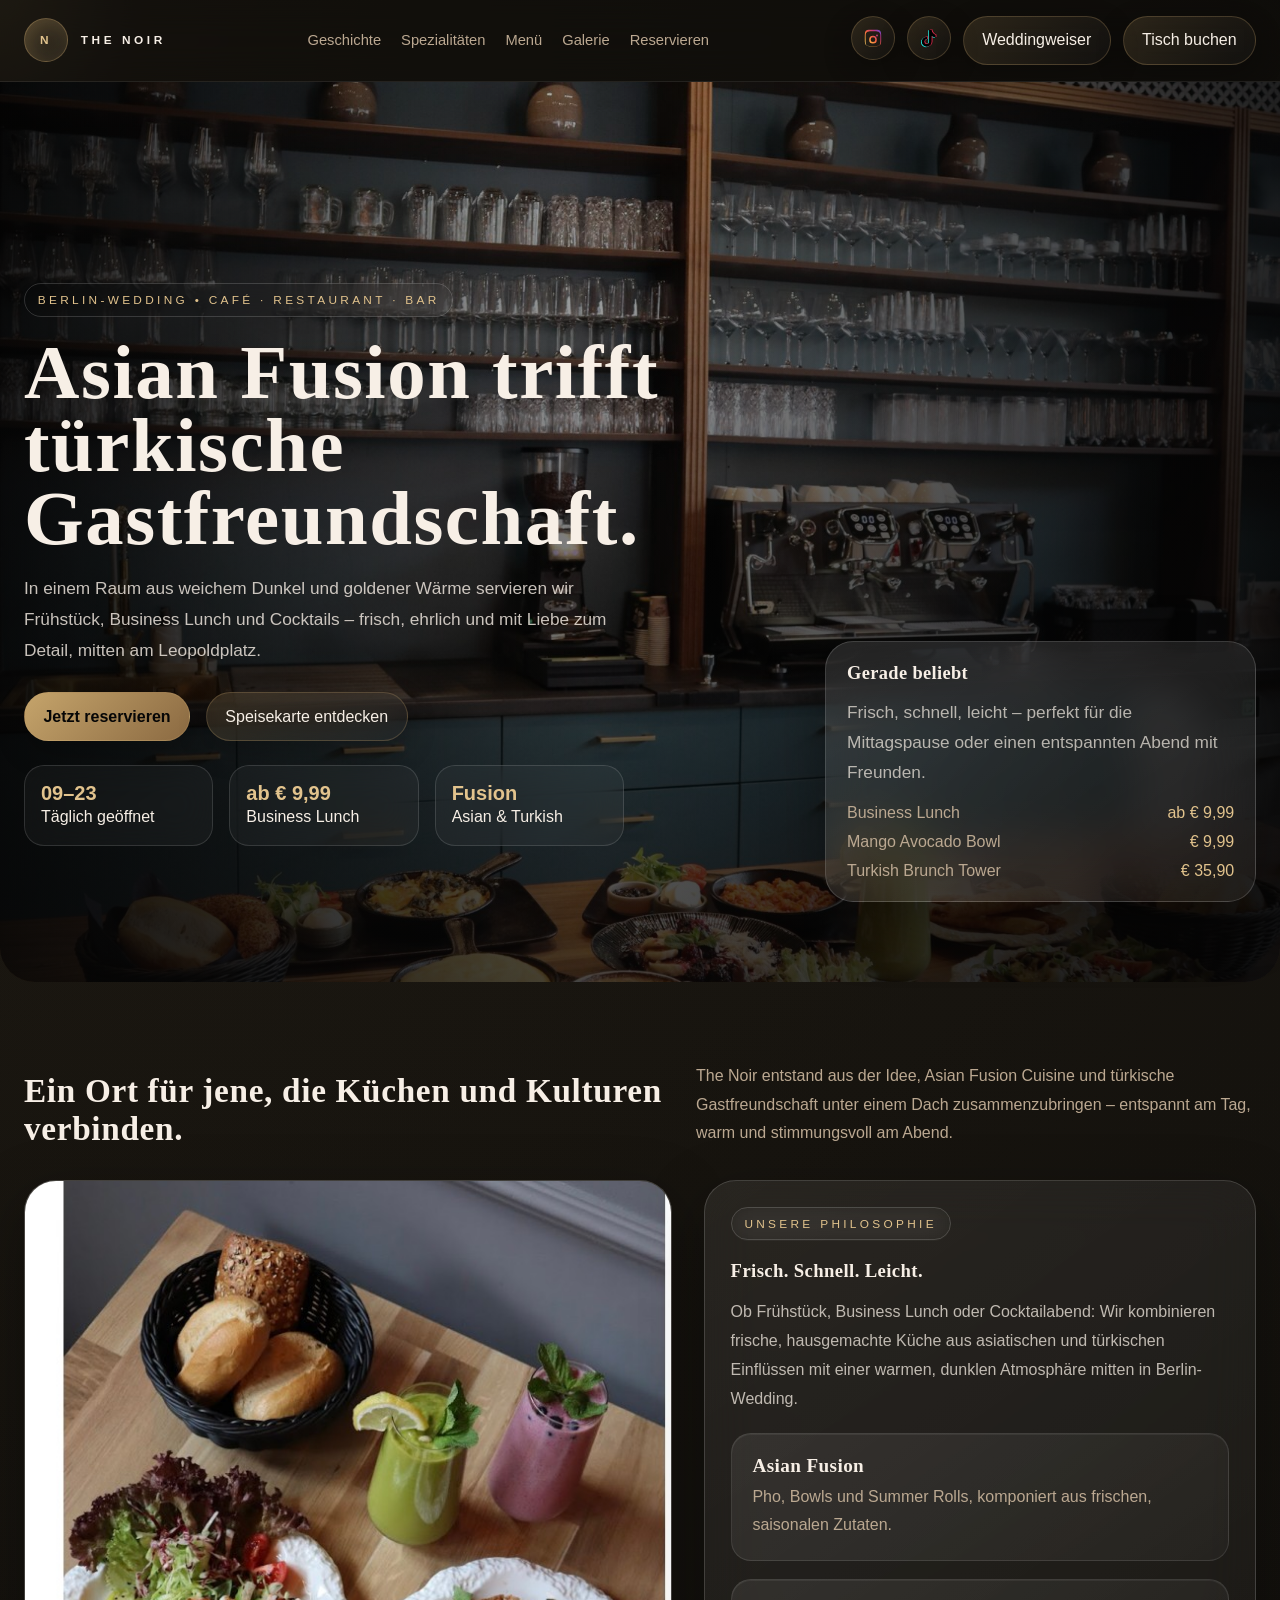
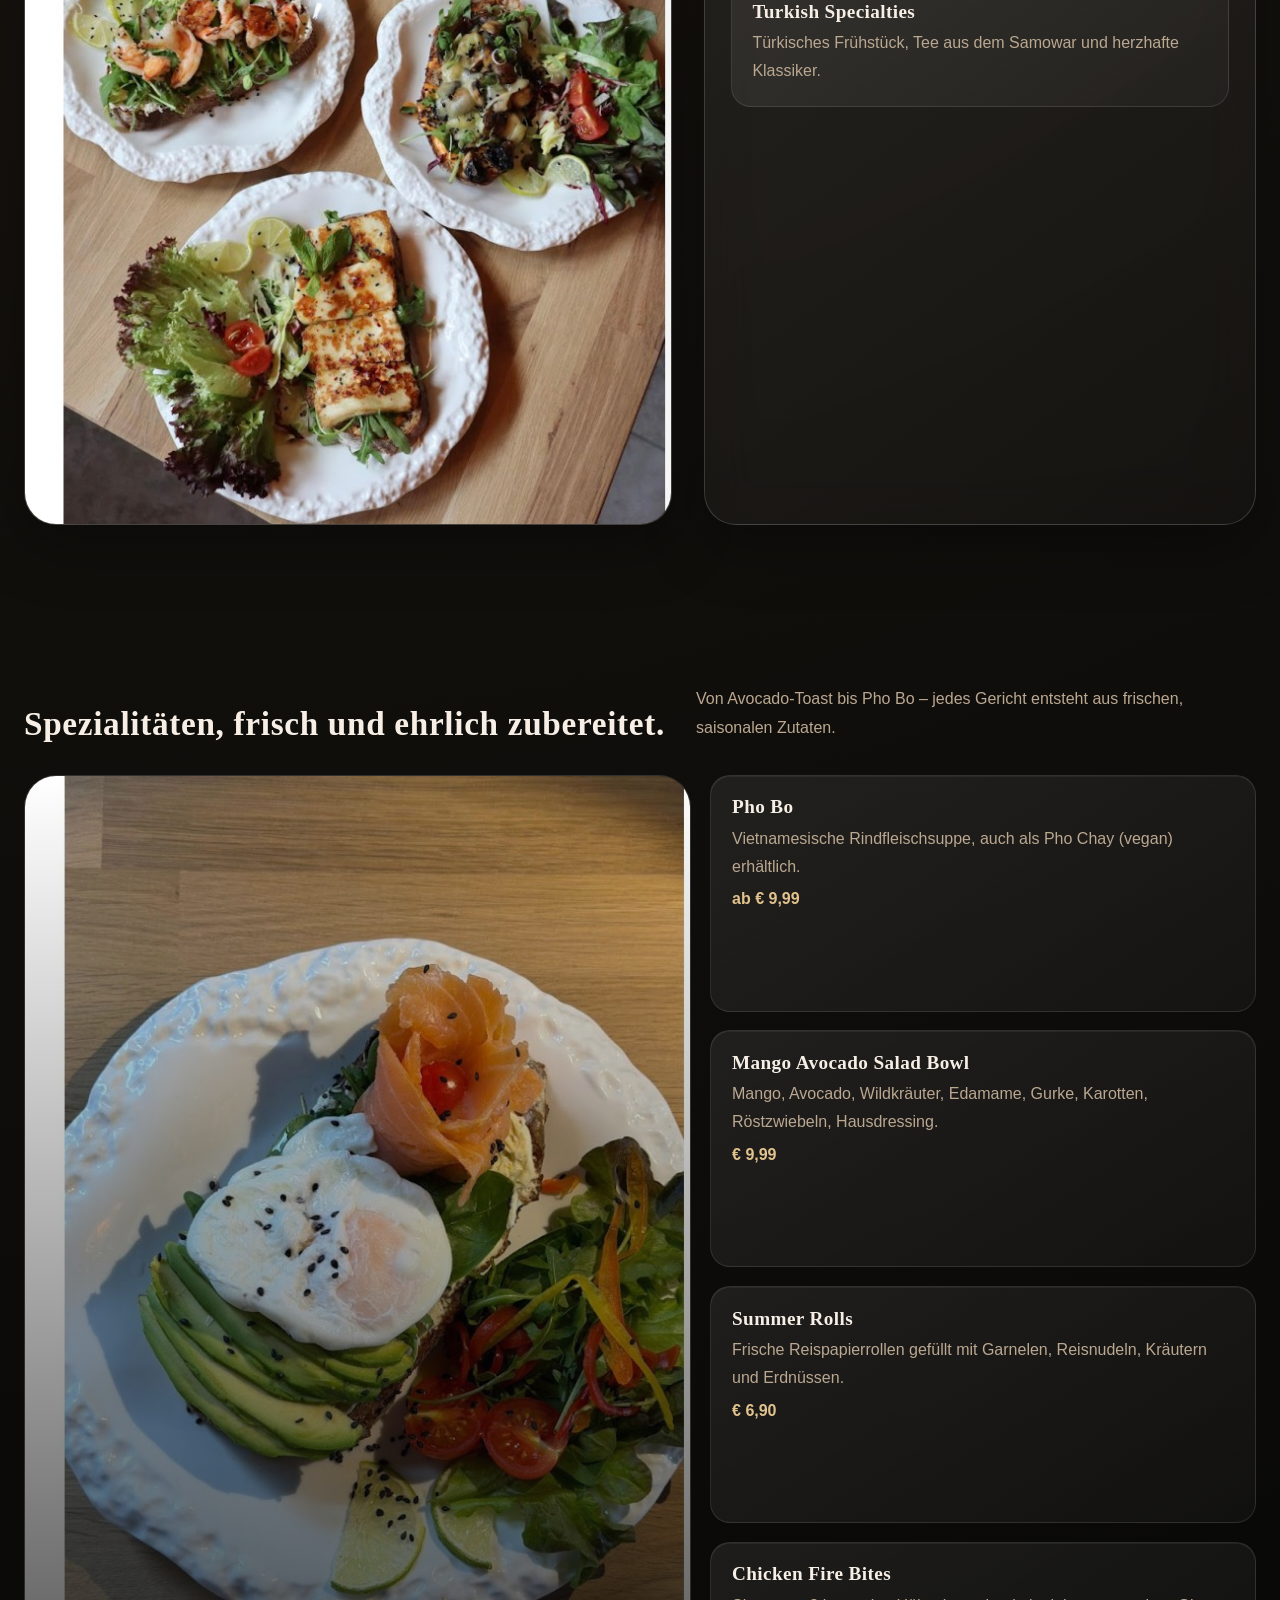
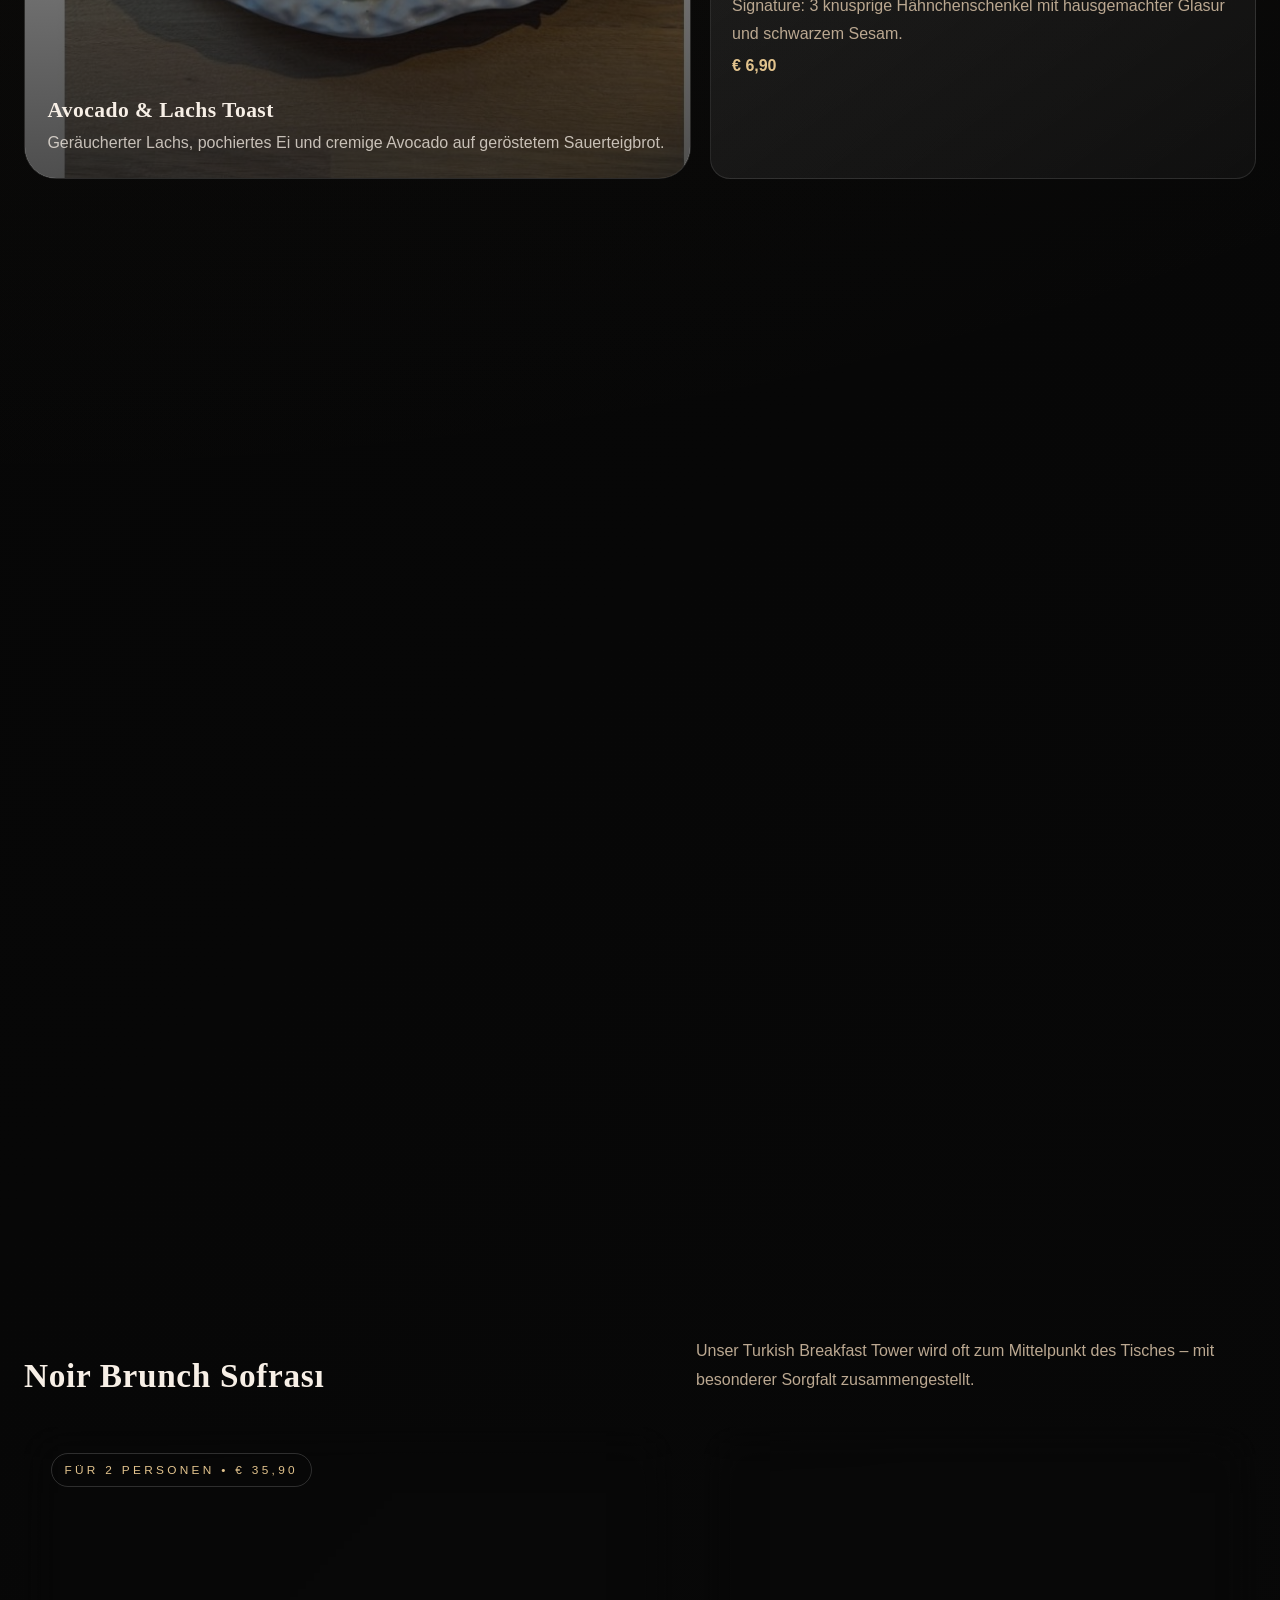
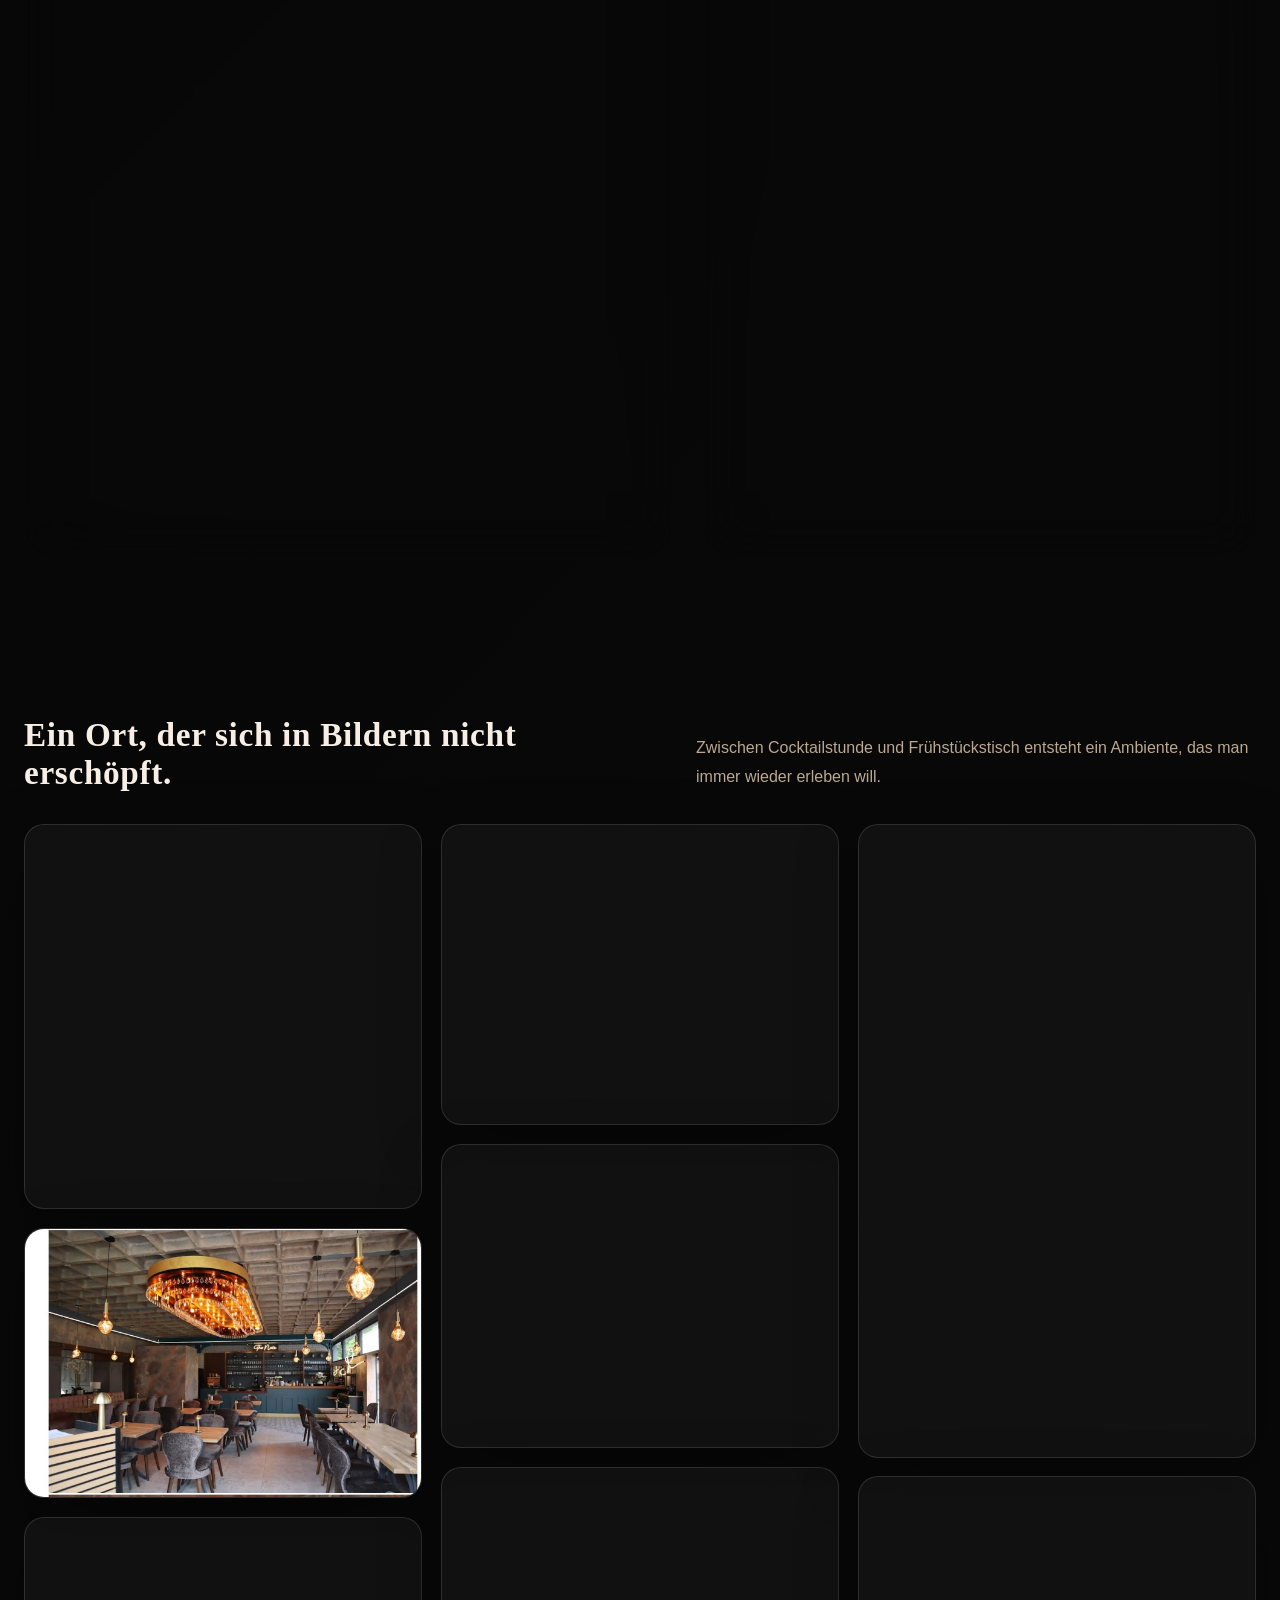
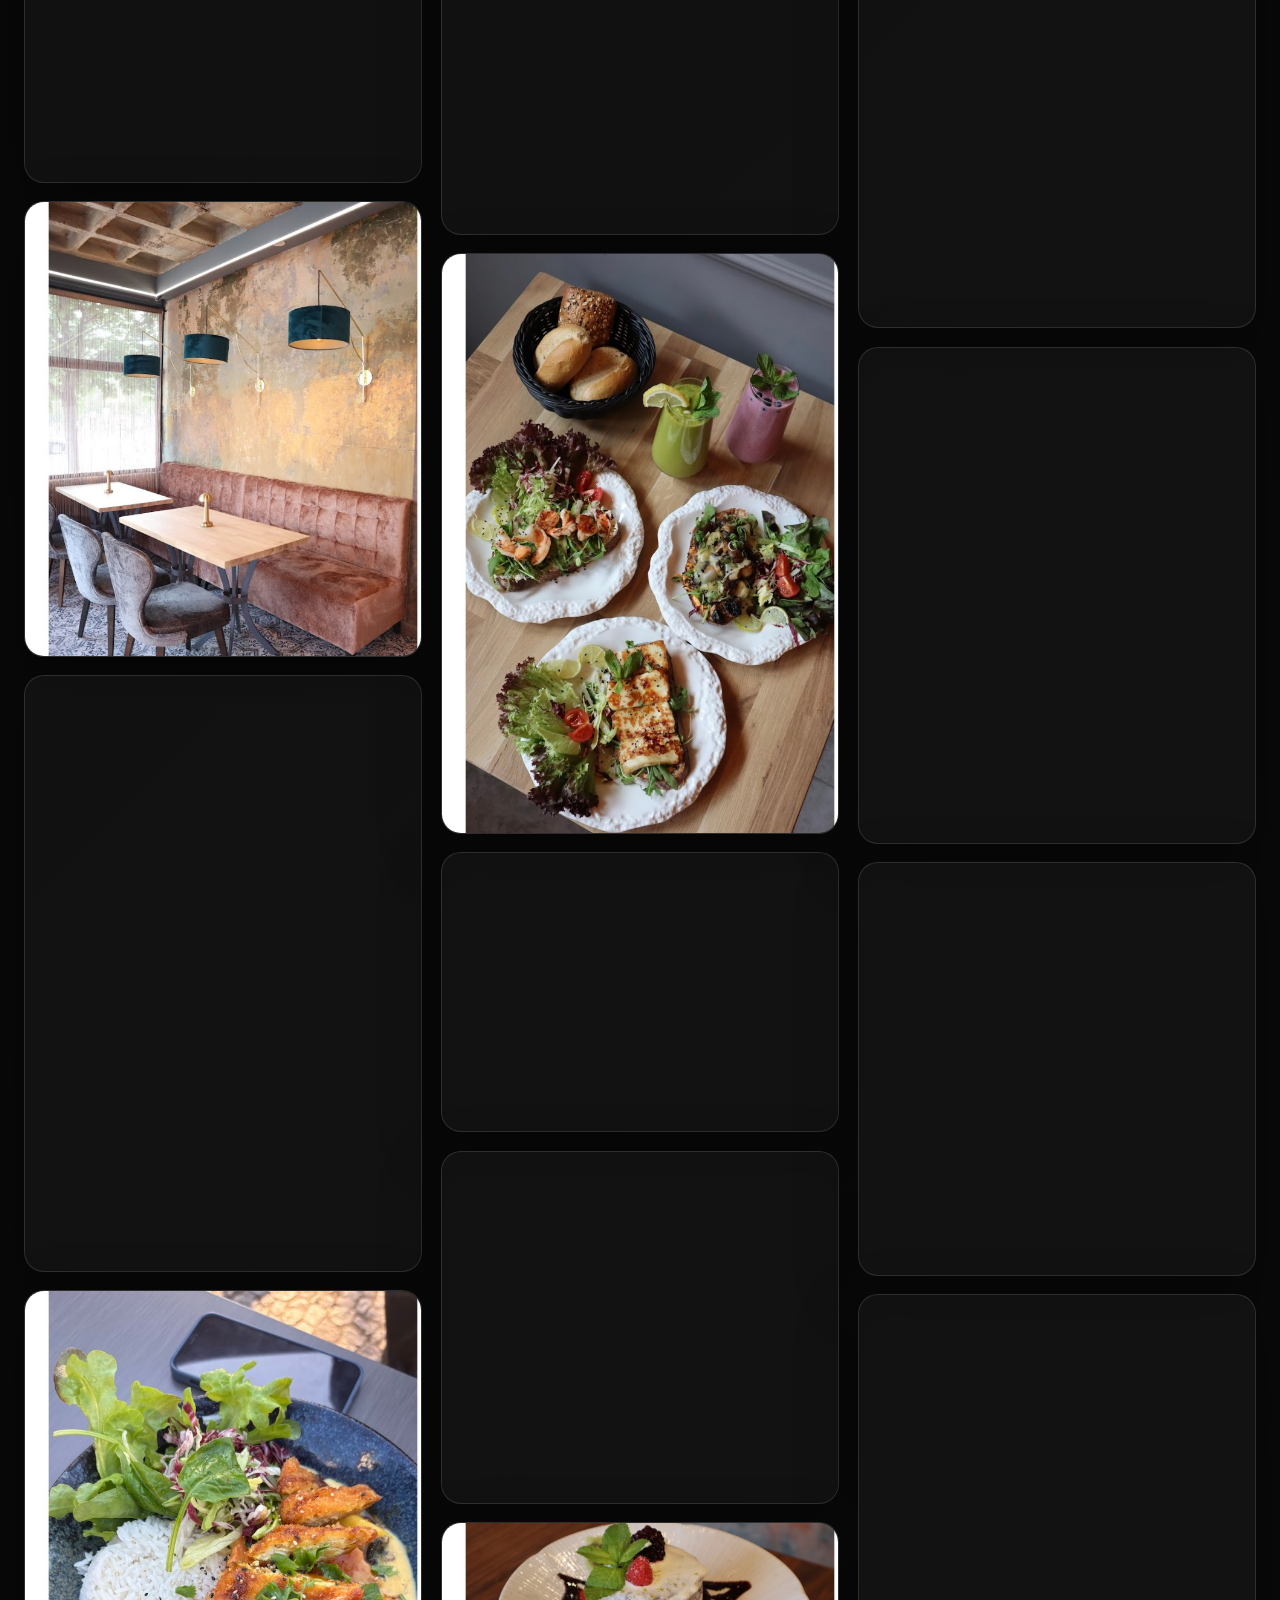
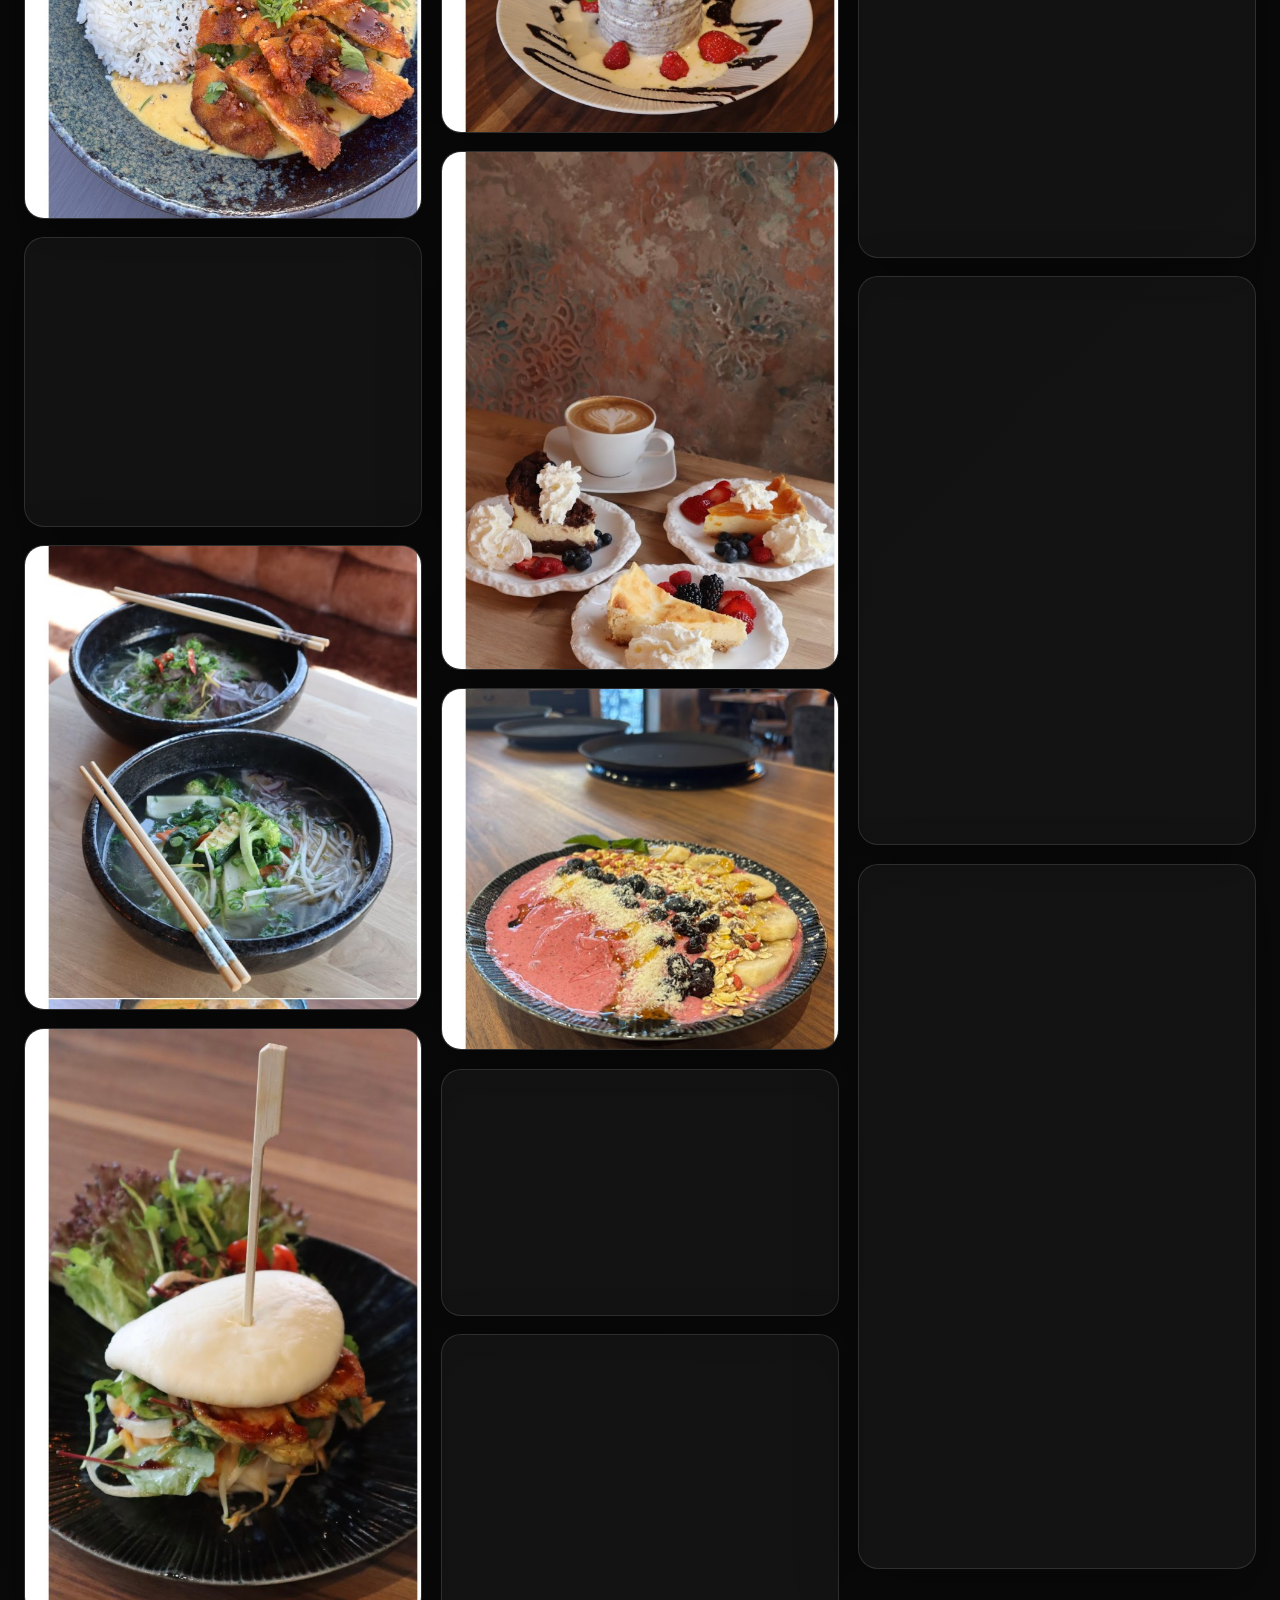
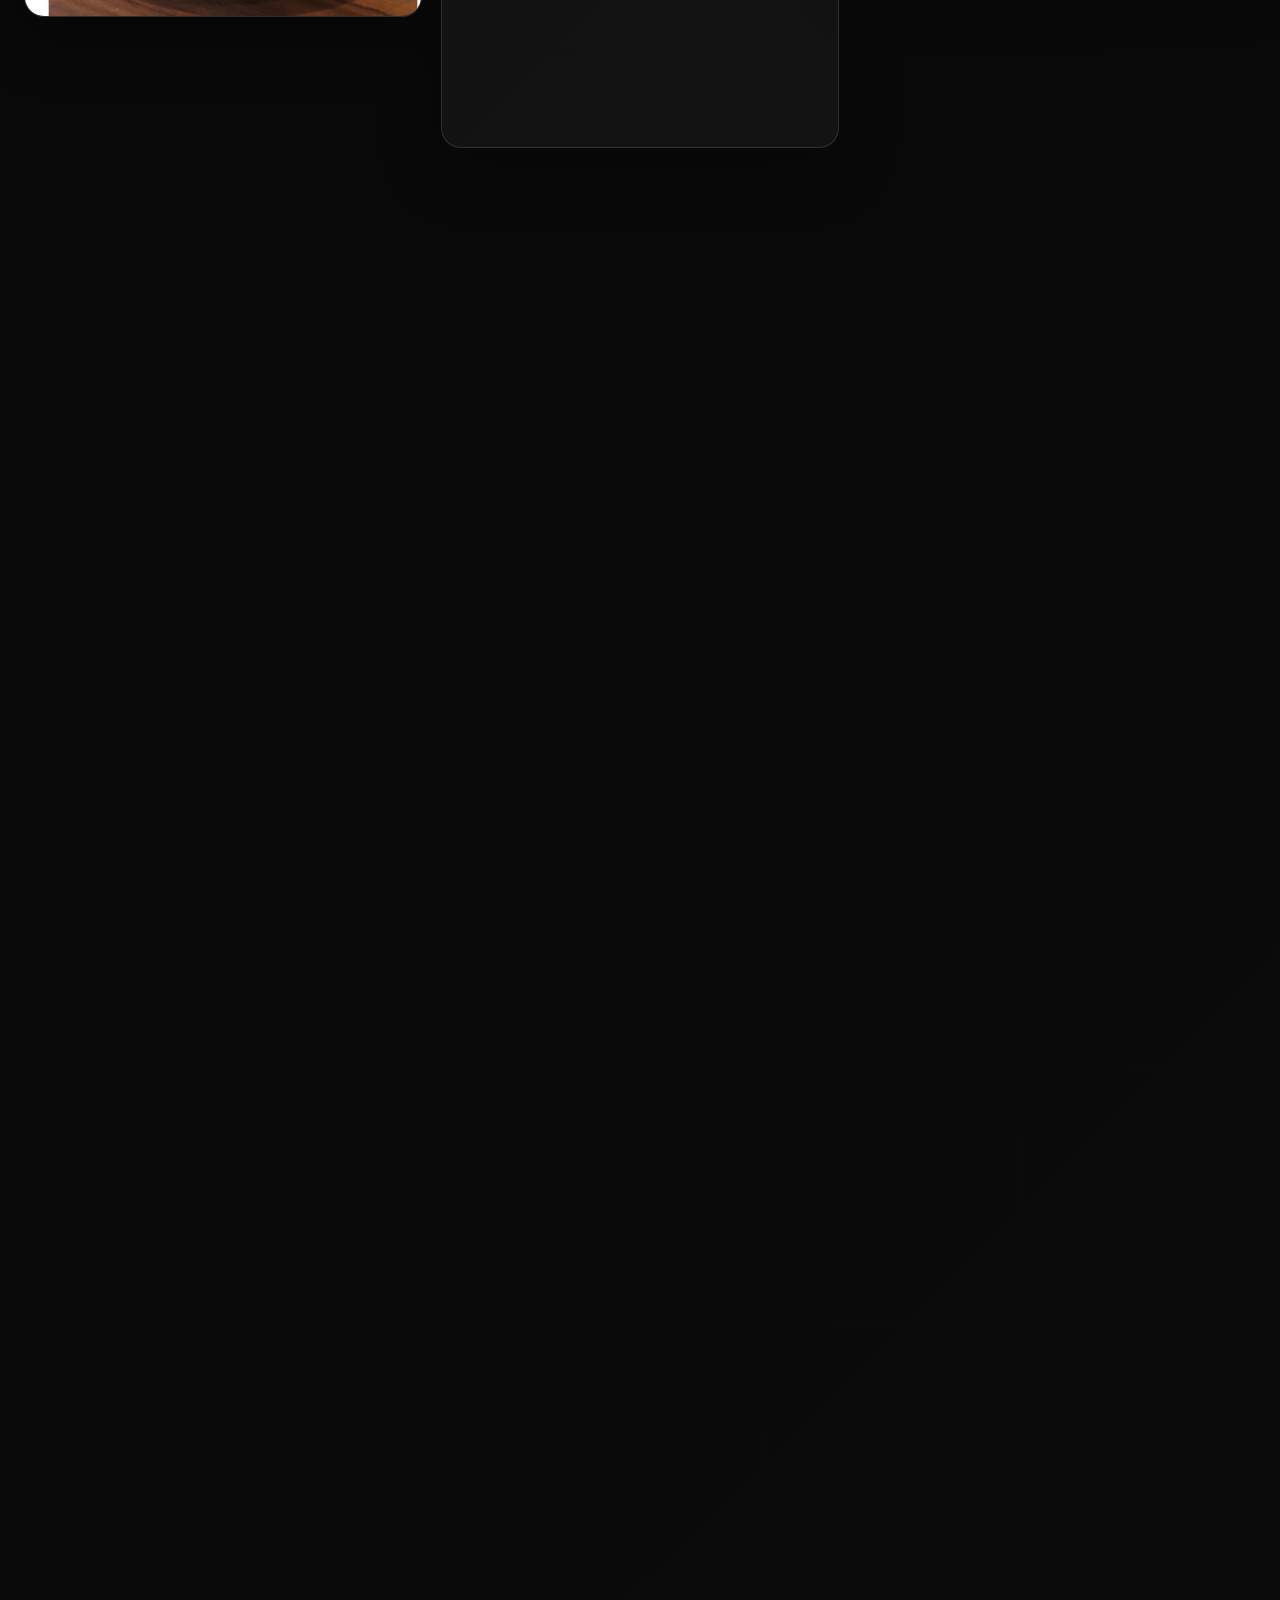
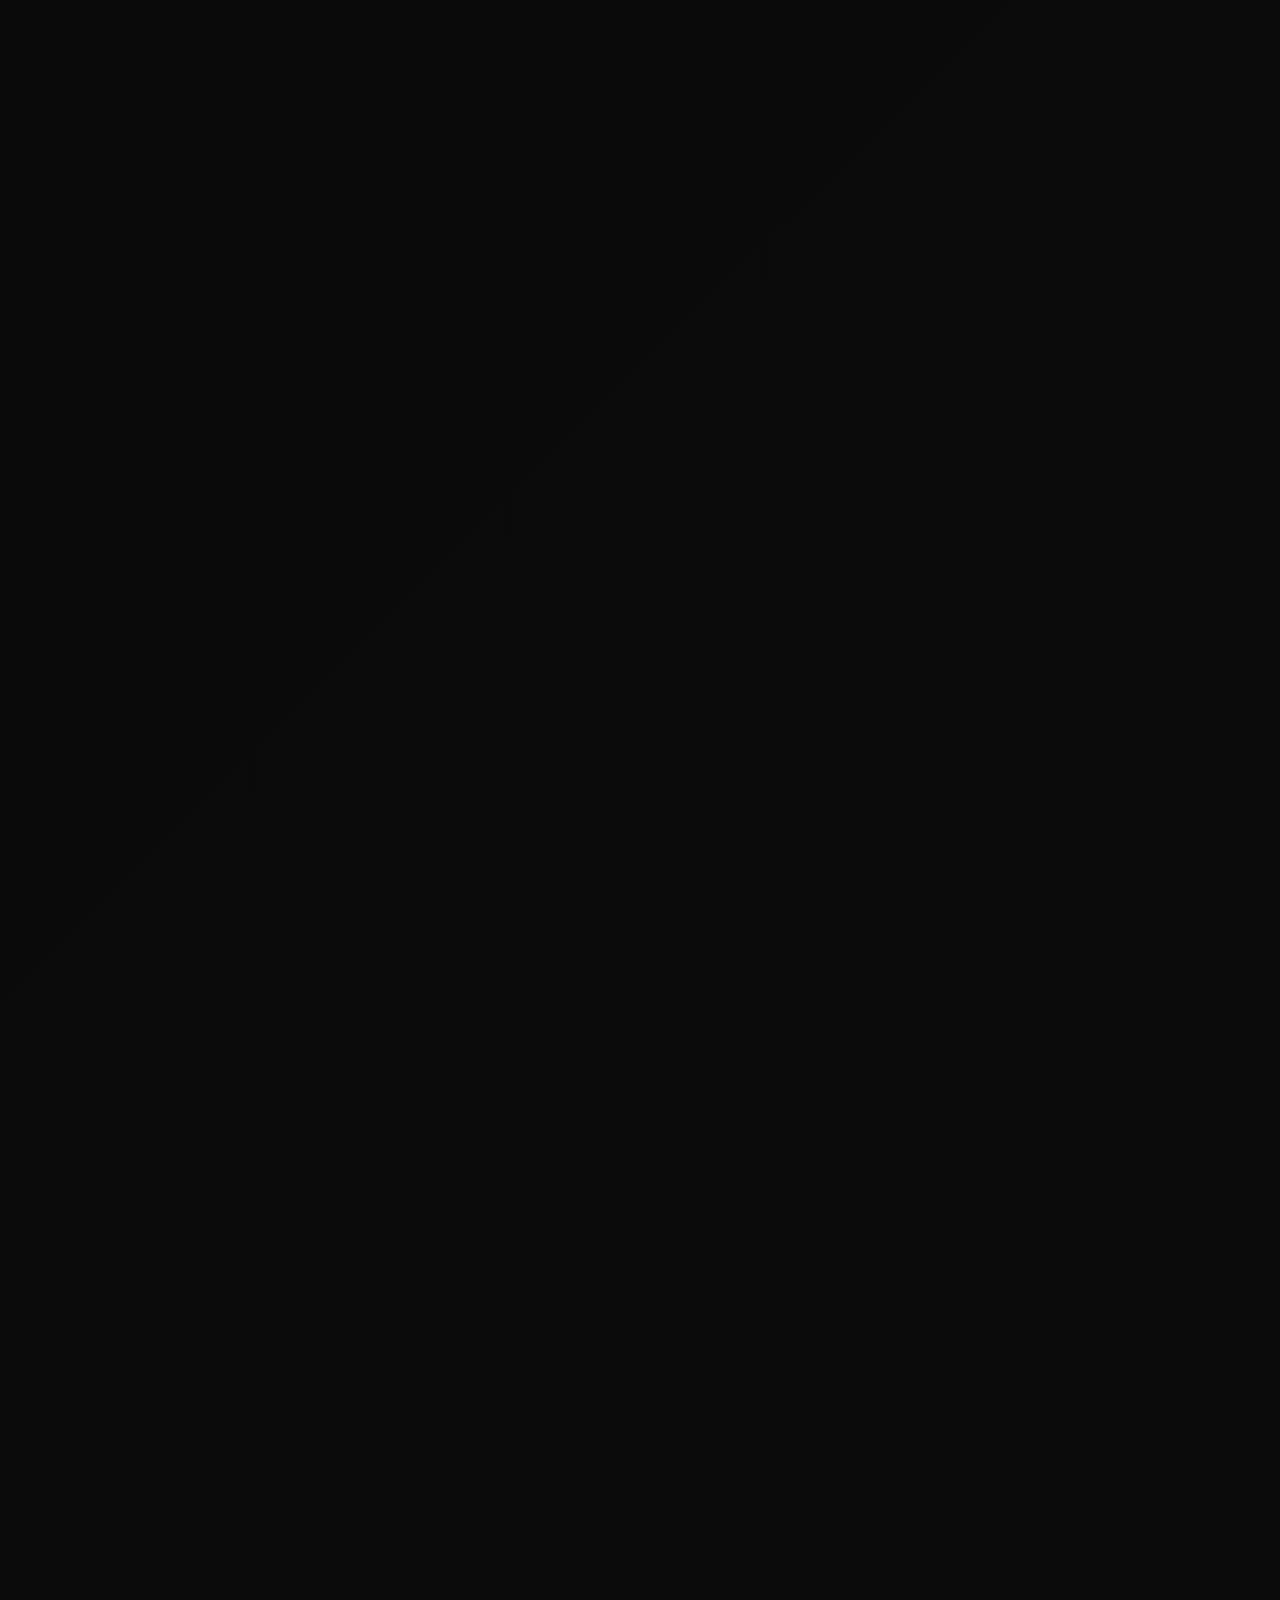
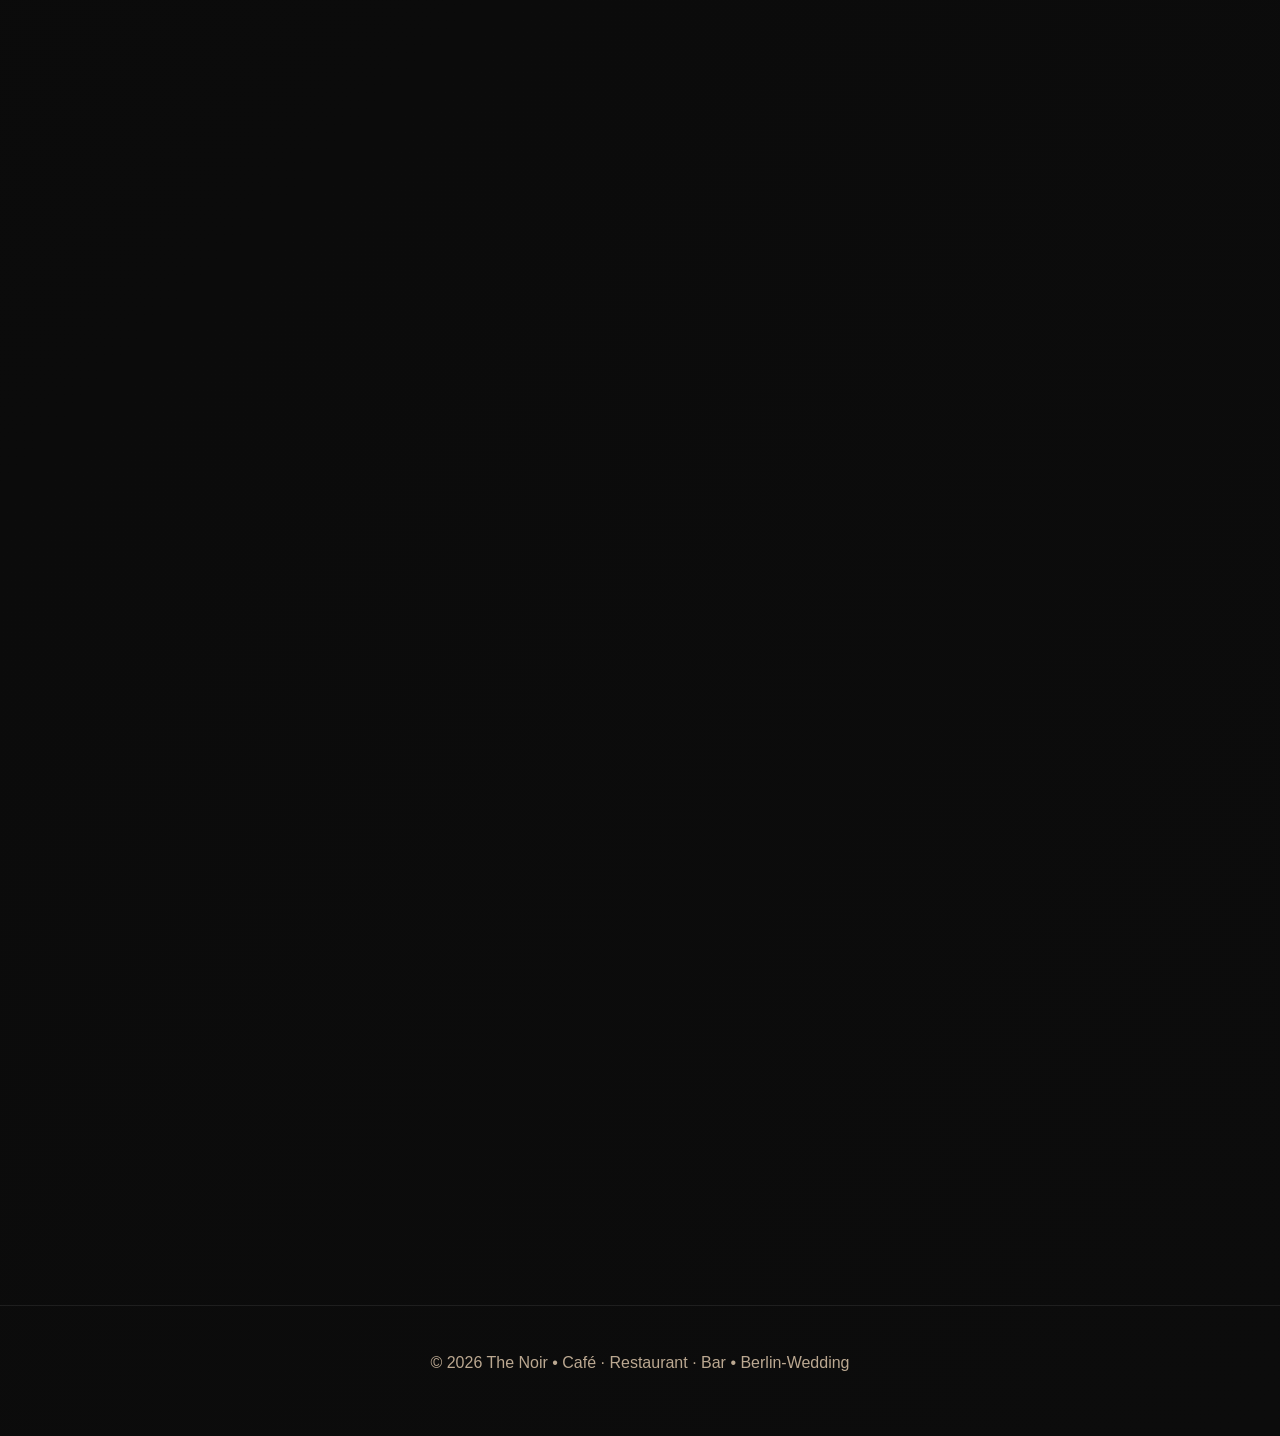
<file: index.html>
<!DOCTYPE html>
<html lang="de">
  <head>
    <meta charset="UTF-8" />
    <meta name="viewport" content="width=device-width, initial-scale=1.0" />
    <meta
      name="description"
      content="The Noir – Café · Restaurant · Bar in Berlin-Wedding. Asian Fusion Cuisine trifft türkische Spezialitäten, Frühstück, Business Lunch und Cocktails."
    />
    <meta name="theme-color" content="#060606" />
    <meta property="og:title" content="The Noir | Café · Restaurant · Bar Berlin" />
    <meta
      property="og:description"
      content="Asian Fusion Cuisine und türkische Spezialitäten am Leopoldplatz: Frühstück, Business Lunch, Bowls und Cocktails in warmer, dunkler Atmosphäre."
    />
    <meta property="og:type" content="website" />
    <title>The Noir | Café · Restaurant · Bar Berlin</title>
    <style>
      :root {
        color-scheme: dark;
        --bg: #060606;
        --bg-soft: #0f0f0f;
        --panel: rgba(255, 255, 255, 0.06);
        --panel-strong: rgba(255, 255, 255, 0.1);
        --text: #f7efe6;
        --text-soft: #bba891;
        --line: rgba(255, 255, 255, 0.16);
        --accent: #c5a46b;
        --accent-2: #8b6a42;
        --accent-3: #e2c38d;
        --shadow: 0 20px 60px rgba(0, 0, 0, 0.35);
        --radius-xl: 2rem;
        --radius-lg: 1.25rem;
        --radius-sm: 0.75rem;
        --max: 1280px;
      }

      * { box-sizing: border-box; }
      html { scroll-behavior: smooth; }
      body {
        margin: 0;
        font-family: Inter, "Segoe UI", Roboto, Arial, sans-serif;
        background:
          radial-gradient(circle at top left, rgba(197, 164, 107, 0.14), transparent 26%),
          linear-gradient(135deg, #050505 0%, #0c0c0c 100%);
        color: var(--text);
        overflow-x: hidden;
        min-height: 100vh;
      }

      img {
        display: block;
        width: 100%;
        height: auto;
      }

      a {
        color: inherit;
        text-decoration: none;
      }

      button, input, textarea, select {
        font: inherit;
      }

      .sr-only {
        position: absolute;
        width: 1px;
        height: 1px;
        padding: 0;
        margin: -1px;
        overflow: hidden;
        clip: rect(0,0,0,0);
        white-space: nowrap;
        border: 0;
      }

      .cursor-glow {
        position: fixed;
        width: 260px;
        height: 260px;
        border-radius: 50%;
        background: radial-gradient(circle, rgba(197,164,107,0.16), transparent 70%);
        pointer-events: none;
        z-index: 0;
        transform: translate(-50%, -50%);
        mix-blend-mode: screen;
        filter: blur(10px);
        opacity: 0.7;
      }

      #progress {
        position: fixed;
        inset: 0 0 auto 0;
        height: 2px;
        background: linear-gradient(90deg, var(--accent), var(--accent-3));
        transform-origin: left;
        transform: scaleX(0);
        z-index: 60;
      }

      .loader {
        position: fixed;
        inset: 0;
        display: grid;
        place-items: center;
        background: #020202;
        z-index: 90;
        transition: opacity 0.8s ease, visibility 0.8s ease;
      }

      .loader.is-hidden {
        opacity: 0;
        visibility: hidden;
        pointer-events: none;
      }

      .loader-card {
        padding: 2rem 2.35rem;
        border: 1px solid rgba(255,255,255,0.16);
        border-radius: 999px;
        background: rgba(255,255,255,0.04);
        backdrop-filter: blur(24px);
        box-shadow: var(--shadow);
        letter-spacing: 0.35em;
        text-transform: uppercase;
        color: var(--accent-3);
        font-size: 0.8rem;
      }

      .site-header {
        position: sticky;
        top: 0;
        z-index: 50;
        padding: 1rem 1.5rem;
        background: rgba(6, 6, 6, 0.45);
        backdrop-filter: blur(24px);
        border-bottom: 1px solid rgba(255,255,255,0.08);
      }

      .header-inner {
        max-width: var(--max);
        margin: 0 auto;
        display: flex;
        align-items: center;
        justify-content: space-between;
        gap: 1rem;
      }

      .brand {
        display: flex;
        align-items: center;
        gap: 0.8rem;
        font-weight: 600;
        letter-spacing: 0.3em;
        text-transform: uppercase;
        font-size: 0.74rem;
      }

      .brand-mark {
        width: 44px;
        height: 44px;
        border-radius: 50%;
        display: grid;
        place-items: center;
        border: 1px solid rgba(197,164,107,0.4);
        background: linear-gradient(135deg, rgba(197,164,107,0.25), rgba(255,255,255,0.03));
        color: var(--accent-3);
        box-shadow: inset 0 1px 20px rgba(197,164,107,0.18);
      }

      nav ul {
        display: flex;
        align-items: center;
        gap: 1.25rem;
        list-style: none;
        margin: 0;
        padding: 0;
      }

      nav a {
        color: var(--text-soft);
        font-size: 0.92rem;
        transition: color 0.3s ease;
      }

      nav a:hover,
      nav a.is-active {
        color: var(--text);
      }

      .nav-actions {
        display: flex;
        gap: 0.75rem;
      }

      .btn {
        display: inline-flex;
        align-items: center;
        justify-content: center;
        gap: 0.65rem;
        padding: 0.9rem 1.15rem;
        border-radius: 999px;
        border: 1px solid rgba(197,164,107,0.26);
        background: linear-gradient(135deg, rgba(197,164,107,0.18), rgba(255,255,255,0.03));
        color: var(--text);
        box-shadow: 0 10px 30px rgba(0,0,0,0.24);
        backdrop-filter: blur(18px);
        transition: transform 0.35s ease, box-shadow 0.35s ease, border-color 0.35s ease;
        cursor: pointer;
        position: relative;
        overflow: hidden;
      }

      .btn::after {
        content: "";
        position: absolute;
        inset: 0;
        background: linear-gradient(120deg, transparent, rgba(255,255,255,0.15), transparent);
        transform: translateX(-100%);
        transition: transform 0.5s ease;
      }

      .btn:hover {
        transform: translateY(-2px) scale(1.01);
        box-shadow: 0 18px 45px rgba(0,0,0,0.34);
        border-color: rgba(197,164,107,0.6);
      }

      .btn:hover::after { transform: translateX(100%); }

      .btn-accent {
        background: linear-gradient(135deg, var(--accent), var(--accent-2));
        color: #060606;
        font-weight: 700;
      }

      .menu-toggle {
        display: none;
        width: 44px;
        height: 44px;
        border-radius: 50%;
        border: 1px solid rgba(255,255,255,0.12);
        background: rgba(255,255,255,0.04);
        color: var(--text);
      }

      .icon-btn {
        display: inline-flex;
        align-items: center;
        justify-content: center;
        width: 44px;
        height: 44px;
        padding: 0;
        border-radius: 50%;
      }

      .icon-btn svg {
        width: 20px;
        height: 20px;
        color: #ffffff;
      }

      .social-inline {
        display: inline-flex;
        align-items: center;
        gap: 0.5rem;
        color: var(--text);
      }

      .social-inline svg {
        width: 16px;
        height: 16px;
        flex-shrink: 0;
        color: #ffffff;
      }

      main {
        position: relative;
        z-index: 1;
      }

      section {
        max-width: var(--max);
        margin: 0 auto;
        padding: 5rem 1.5rem;
      }

      .hero {
        min-height: 100vh;
        display: grid;
        align-items: end;
        padding-top: 3rem;
        position: relative;
      }

      .hero::before {
        content: "";
        position: absolute;
        inset: 0;
        background:
          linear-gradient(90deg, rgba(6,6,6,0.85) 0%, rgba(6,6,6,0.1) 46%, rgba(6,6,6,0.82) 100%),
          url("images/bar-counter-spread.jpg") center/cover;
        border-radius: 0 0 2.2rem 2.2rem;
        z-index: -2;
        filter: saturate(0.92) contrast(1.03);
      }

      .hero::after {
        content: "";
        position: absolute;
        inset: 0;
        background: linear-gradient(180deg, rgba(6,6,6,0.2), rgba(6,6,6,0.7));
        border-radius: 0 0 2.2rem 2.2rem;
        z-index: -1;
      }

      .hero-grid {
        display: grid;
        grid-template-columns: 1.25fr 0.7fr;
        gap: 2rem;
        align-items: end;
      }

      .hero-copy {
        max-width: 680px;
        padding: 3rem 0 3.5rem;
      }

      .eyebrow {
        display: inline-flex;
        align-items: center;
        gap: 0.55rem;
        padding: 0.55rem 0.8rem;
        border: 1px solid rgba(255,255,255,0.16);
        border-radius: 999px;
        color: var(--accent-3);
        letter-spacing: 0.28em;
        text-transform: uppercase;
        font-size: 0.74rem;
        margin-bottom: 1.25rem;
        backdrop-filter: blur(12px);
      }

      h1, h2, h3, h4 {
        font-family: "Iowan Old Style", "Palatino Linotype", "Book Antiqua", Georgia, serif;
        letter-spacing: 0.02em;
        margin: 0;
      }

      .hero h1 {
        font-size: clamp(3rem, 6vw, 5.15rem);
        line-height: 0.95;
        margin-bottom: 1rem;
      }

      .hero p {
        font-size: clamp(1rem, 1.35vw, 1.15rem);
        line-height: 1.8;
        color: rgba(247,239,230,0.8);
        max-width: 600px;
        margin-bottom: 1.65rem;
      }

      .hero-actions {
        display: flex;
        flex-wrap: wrap;
        gap: 1rem;
        margin-bottom: 1.5rem;
      }

      .hero-stats {
        display: grid;
        grid-template-columns: repeat(3, minmax(0, 1fr));
        gap: 1rem;
        max-width: 600px;
      }

      .stat { 
        padding: 1rem 1rem 1.2rem;
        border: 1px solid rgba(255,255,255,0.13);
        border-radius: var(--radius-lg);
        background: rgba(255,255,255,0.04);
        backdrop-filter: blur(18px);
      }

      .stat strong {
        display: block;
        font-size: 1.25rem;
        color: var(--accent-3);
        margin-bottom: 0.15rem;
      }

      .hero-card {
        padding: 1.3rem;
        border-radius: 1.75rem;
        background: linear-gradient(145deg, rgba(255,255,255,0.12), rgba(255,255,255,0.04));
        border: 1px solid rgba(255,255,255,0.16);
        box-shadow: var(--shadow);
        backdrop-filter: blur(24px);
        transform: translateY(20px);
      }

      .hero-card h3 {
        font-size: 1.15rem;
        margin-bottom: 0.8rem;
      }

      .hero-card p { color: rgba(247,239,230,0.7); margin: 0 0 1rem; line-height: 1.75; }

      .hero-card ul { list-style: none; padding: 0; margin: 0; display: grid; gap: 0.7rem; }
      .hero-card li { display: flex; justify-content: space-between; color: var(--text-soft); }
      .hero-card .meta { color: var(--accent-3); }

      .section-heading {
        display: flex;
        justify-content: space-between;
        align-items: end;
        gap: 1.5rem;
        margin-bottom: 2rem;
      }

      .section-heading h2 {
        font-size: clamp(1.7rem, 2.6vw, 2.35rem);
      }

      .section-heading p {
        max-width: 560px;
        color: var(--text-soft);
        line-height: 1.8;
        margin: 0;
      }

      .grid-two {
        display: grid;
        grid-template-columns: 1.08fr 0.92fr;
        gap: 2rem;
      }

      .panel {
        border: 1px solid var(--line);
        background: linear-gradient(145deg, rgba(255,255,255,0.08), rgba(255,255,255,0.025));
        box-shadow: var(--shadow);
        border-radius: var(--radius-xl);
        overflow: hidden;
        backdrop-filter: blur(24px);
      }

      .panel-media {
        position: relative;
        height: 100%;
        min-height: 320px;
      }

      .panel-media img { height: 100%; object-fit: cover; }

      .panel-content {
        padding: 1.6rem;
      }

      .panel-content p { line-height: 1.8; color: rgba(247,239,230,0.74); }

      .cards {
        display: grid;
        gap: 1.15rem;
      }

      .card {
        padding: 1.3rem;
        border-radius: var(--radius-lg);
        border: 1px solid rgba(255,255,255,0.1);
        background: linear-gradient(145deg, rgba(255,255,255,0.08), rgba(255,255,255,0.035));
        box-shadow: inset 0 1px 0 rgba(255,255,255,0.06);
      }

      .card h3 { font-size: 1.2rem; margin-bottom: 0.4rem; }
      .card p { color: var(--text-soft); margin: 0; line-height: 1.75; }
      .card .price { color: var(--accent-3); font-weight: 700; margin-top: 0.6rem; }

      .bento {
        display: grid;
        grid-template-columns: 1.1fr 0.9fr;
        gap: 1.2rem;
      }

      .bento-card {
        position: relative;
        overflow: hidden;
        border-radius: var(--radius-xl);
        min-height: 340px;
        border: 1px solid rgba(255,255,255,0.11);
        background: rgba(255,255,255,0.04);
        backdrop-filter: blur(24px);
      }

      .bento-card img { height: 100%; object-fit: cover; }

      .bento-card .overlay {
        position: absolute;
        inset: 0;
        background: linear-gradient(180deg, transparent 0%, rgba(3,3,3,0.7) 100%);
        display: flex;
        flex-direction: column;
        justify-content: end;
        padding: 1.4rem;
      }

      .bento-card h3 { font-size: 1.35rem; margin-bottom: 0.45rem; }
      .bento-card p { color: rgba(247,239,230,0.76); margin: 0; line-height: 1.6; }

      .split-block {
        display: grid;
        grid-template-columns: 0.95fr 1.05fr;
        gap: 1.5rem;
        align-items: center;
      }

      .blockquote {
        padding: 1.8rem;
        border-radius: var(--radius-xl);
        border: 1px solid rgba(197,164,107,0.24);
        background: linear-gradient(145deg, rgba(197,164,107,0.12), rgba(255,255,255,0.03));
        box-shadow: var(--shadow);
      }

      .blockquote p {
        font-size: 1.05rem;
        line-height: 1.9;
        color: rgba(247,239,230,0.8);
        margin: 0 0 1rem;
      }

      .quote-author { color: var(--accent-3); font-weight: 600; letter-spacing: 0.16em; text-transform: uppercase; font-size: 0.74rem; }

      .photo-grid {
        column-count: 3;
        column-gap: 1.15rem;
      }

      .photo-grid figure {
        margin: 0 0 1.15rem;
        break-inside: avoid;
        border-radius: var(--radius-lg);
        overflow: hidden;
        border: 1px solid rgba(255,255,255,0.12);
        box-shadow: var(--shadow);
        background: rgba(255,255,255,0.04);
      }

      .photo-grid img {
        width: 100%;
        display: block;
      }

      @media (max-width: 980px) {
        .photo-grid { column-count: 2; }
      }

      @media (max-width: 600px) {
        .photo-grid { column-count: 1; }
      }

      .timeline {
        display: grid;
        gap: 1rem;
      }

      .timeline-item {
        display: grid;
        grid-template-columns: 80px 1fr;
        gap: 1rem;
        padding: 1rem 0;
        border-bottom: 1px solid rgba(255,255,255,0.08);
      }

      .timeline-item:last-child { border-bottom: none; }
      .time-label {
        color: var(--accent-3);
        font-size: 0.85rem;
        letter-spacing: 0.22em;
        text-transform: uppercase;
      }

      .timeline-item h3 { margin-bottom: 0.3rem; }
      .timeline-item p { color: var(--text-soft); margin: 0; line-height: 1.7; }

      .review-grid {
        display: grid;
        grid-template-columns: repeat(3, minmax(0, 1fr));
        gap: 1rem;
      }

      .review-card {
        padding: 1.5rem;
        border-radius: var(--radius-xl);
        background: linear-gradient(145deg, rgba(255,255,255,0.08), rgba(255,255,255,0.028));
        border: 1px solid rgba(255,255,255,0.12);
      }

      .review-card p { line-height: 1.8; color: rgba(247,239,230,0.78); }
      .stars { color: var(--accent-3); letter-spacing: 0.2em; margin-bottom: 0.8rem; }

      .awards-grid {
        display: grid;
        grid-template-columns: repeat(4, minmax(0, 1fr));
        gap: 1rem;
      }

      .award-card {
        padding: 1.4rem;
        border-radius: var(--radius-lg);
        text-align: center;
        background: rgba(255,255,255,0.04);
        border: 1px solid rgba(255,255,255,0.12);
      }

      .award-card strong { display: block; font-size: 1rem; margin-bottom: 0.35rem; }
      .award-card span { color: var(--text-soft); font-size: 0.93rem; }

      .reservation {
        display: grid;
        grid-template-columns: 0.95fr 1.05fr;
        gap: 1.4rem;
      }

      form {
        display: grid;
        gap: 1rem;
      }

      .field {
        display: grid;
        gap: 0.35rem;
      }

      label { color: var(--text-soft); font-size: 0.94rem; }
      input, select, textarea {
        width: 100%;
        padding: 0.95rem 1rem;
        border-radius: 0.9rem;
        border: 1px solid rgba(255,255,255,0.12);
        background: rgba(255,255,255,0.04);
        color: var(--text);
        outline: none;
      }

      input:focus, select:focus, textarea:focus {
        border-color: rgba(197,164,107,0.55);
        box-shadow: 0 0 0 3px rgba(197,164,107,0.16);
      }

      .faq-list { display: grid; gap: 0.8rem; }
      .faq-item {
        border: 1px solid rgba(255,255,255,0.1);
        border-radius: 1rem;
        padding: 1rem 1.1rem;
        background: rgba(255,255,255,0.04);
      }

      .faq-item summary { cursor: pointer; font-weight: 600; list-style: none; }
      .faq-item p { margin: 0.65rem 0 0; color: var(--text-soft); line-height: 1.8; }

      .contact-grid {
        display: grid;
        grid-template-columns: 0.8fr 1.2fr;
        gap: 1.2rem;
      }

      .map-card {
        min-height: 320px;
        border-radius: var(--radius-xl);
        overflow: hidden;
        border: 1px solid rgba(255,255,255,0.12);
      }

      .map-card iframe {
        width: 100%;
        height: 100%;
        border: 0;
        filter: grayscale(0.2) saturate(0.8) contrast(1.05);
      }

      footer {
        padding: 2rem 1.5rem 3rem;
        color: var(--text-soft);
        text-align: center;
        border-top: 1px solid rgba(255,255,255,0.08);
      }

      [data-reveal] {
        opacity: 0;
        transform: translateY(35px);
        transition: opacity 0.8s ease, transform 0.8s ease;
      }

      [data-reveal].is-visible {
        opacity: 1;
        transform: translateY(0);
      }

      @media (max-width: 980px) {
        .hero-grid,
        .grid-two,
        .bento,
        .split-block,
        .reservation,
        .contact-grid {
          grid-template-columns: 1fr;
        }

        .hero-card { transform: none; }
        .review-grid,
        .awards-grid { grid-template-columns: repeat(2, minmax(0, 1fr)); }
      }

      @media (max-width: 760px) {
        .site-header { padding: 0.9rem 1rem; }
        .hero { min-height: auto; padding-top: 1.3rem; }
        .hero::before { border-radius: 0 0 1.4rem 1.4rem; }
        .hero::after { border-radius: 0 0 1.4rem 1.4rem; }
        nav { position: relative; }
        nav ul { display: none; }
        nav.is-open ul {
          display: flex;
          position: absolute;
          top: 100%;
          left: 0;
          right: 0;
          flex-direction: column;
          align-items: stretch;
          gap: 0;
          padding: 0.5rem 1rem 1rem;
          background: rgba(6, 6, 6, 0.92);
          backdrop-filter: blur(24px);
          border-bottom: 1px solid rgba(255,255,255,0.08);
        }
        nav.is-open li { padding: 0.6rem 0; border-bottom: 1px solid rgba(255,255,255,0.06); }
        .nav-actions .btn--ghost { display: none; }
        .menu-toggle { display: grid; place-items: center; }
        .header-inner { gap: 0.5rem; }
        .hero-stats { grid-template-columns: 1fr; }
        .review-grid,
        .awards-grid { grid-template-columns: 1fr; }
        .section-heading { flex-direction: column; align-items: start; }
        .timeline-item { grid-template-columns: 1fr; gap: 0.3rem; }
        section { padding: 4rem 1rem; }
        .hero-copy { padding: 2rem 0 2rem; }
      }

      @media (prefers-reduced-motion: reduce) {
        html { scroll-behavior: auto; }
        *, *::before, *::after { animation-duration: 0.01ms !important; animation-iteration-count: 1 !important; transition-duration: 0.01ms !important; }
      }
    </style>
  </head>
  <body>
    <div class="cursor-glow" aria-hidden="true"></div>
    <div id="progress" aria-hidden="true"></div>
    <div class="loader" id="loader">
      <div class="loader-card">The Noir • Berlin</div>
    </div>

    <header class="site-header">
      <div class="header-inner">
        <a href="#top" class="brand" aria-label="The Noir Startseite">
          <span class="brand-mark">N</span>
          <span>The Noir</span>
        </a>
        <nav aria-label="Hauptnavigation">
          <ul>
            <li><a href="#story">Geschichte</a></li>
            <li><a href="#dishes">Spezialitäten</a></li>
            <li><a href="#menu">Menü</a></li>
            <li><a href="#gallery">Galerie</a></li>
            <li><a href="#reserve">Reservieren</a></li>
          </ul>
        </nav>
        <div class="nav-actions">
          <a class="btn btn--ghost icon-btn" href="https://www.instagram.com/thenoirberlin/" target="_blank" rel="noopener noreferrer" aria-label="The Noir auf Instagram">
            <svg viewBox="0 0 24 24" aria-hidden="true"><defs><linearGradient id="ig-grad-btn" x1="0%" y1="100%" x2="100%" y2="0%"><stop offset="0%" stop-color="#FFDC80"/><stop offset="25%" stop-color="#FCAF45"/><stop offset="50%" stop-color="#F56040"/><stop offset="75%" stop-color="#C13584"/><stop offset="100%" stop-color="#5851DB"/></linearGradient></defs><path fill="url(#ig-grad-btn)" d="M12 2.163c3.204 0 3.584.012 4.85.07 3.252.148 4.771 1.691 4.919 4.919.058 1.265.069 1.645.069 4.849 0 3.205-.012 3.584-.069 4.849-.149 3.225-1.664 4.771-4.919 4.919-1.266.058-1.644.07-4.85.07-3.204 0-3.584-.012-4.849-.07-3.26-.149-4.771-1.699-4.919-4.92-.058-1.265-.07-1.644-.07-4.849 0-3.204.013-3.583.07-4.849.149-3.227 1.664-4.771 4.919-4.919 1.266-.057 1.645-.069 4.849-.069zm0 1.837c-3.145 0-3.508.012-4.744.068-2.667.122-3.912 1.387-4.034 4.034-.056 1.235-.067 1.598-.067 4.744 0 3.146.012 3.51.067 4.745.122 2.645 1.365 3.912 4.034 4.034 1.236.056 1.599.068 4.744.068 3.146 0 3.51-.012 4.745-.068 2.664-.122 3.912-1.393 4.034-4.034.056-1.235.068-1.599.068-4.745 0-3.146-.012-3.509-.068-4.744-.122-2.65-1.372-3.912-4.034-4.034-1.236-.056-1.599-.068-4.745-.068zm0 5.393a4.607 4.607 0 1 1 0 9.214 4.607 4.607 0 0 1 0-9.214zm0 1.837a2.77 2.77 0 1 0 0 5.54 2.77 2.77 0 0 0 0-5.54zm4.807-3.31a1.077 1.077 0 1 1 0 2.155 1.077 1.077 0 0 1 0-2.155z"/></svg>
          </a>
          <a class="btn btn--ghost icon-btn" href="https://www.tiktok.com/@the.noirberlin?_r=1&_t=ZG-97DraR4EeEj" target="_blank" rel="noopener noreferrer" aria-label="The Noir auf TikTok">
            <svg viewBox="0 0 24 24" aria-hidden="true"><path fill="#25F4EE" transform="translate(-0.9,0.45)" d="M16.6 5.82c-.9-.98-1.4-2.26-1.4-3.58h-3.14v14.2c0 1.55-1.26 2.8-2.8 2.8a2.8 2.8 0 0 1 0-5.6c.26 0 .5.03.74.1V10.7a6.02 6.02 0 0 0-.74-.05A5.94 5.94 0 0 0 3.32 16.6 5.94 5.94 0 0 0 9.26 22.5a5.94 5.94 0 0 0 5.94-5.94V9.7a8.15 8.15 0 0 0 4.76 1.53V8.1a4.85 4.85 0 0 1-3.36-2.28z"/><path fill="#FE2C55" transform="translate(0.9,-0.45)" d="M16.6 5.82c-.9-.98-1.4-2.26-1.4-3.58h-3.14v14.2c0 1.55-1.26 2.8-2.8 2.8a2.8 2.8 0 0 1 0-5.6c.26 0 .5.03.74.1V10.7a6.02 6.02 0 0 0-.74-.05A5.94 5.94 0 0 0 3.32 16.6 5.94 5.94 0 0 0 9.26 22.5a5.94 5.94 0 0 0 5.94-5.94V9.7a8.15 8.15 0 0 0 4.76 1.53V8.1a4.85 4.85 0 0 1-3.36-2.28z"/><path fill="#010101" d="M16.6 5.82c-.9-.98-1.4-2.26-1.4-3.58h-3.14v14.2c0 1.55-1.26 2.8-2.8 2.8a2.8 2.8 0 0 1 0-5.6c.26 0 .5.03.74.1V10.7a6.02 6.02 0 0 0-.74-.05A5.94 5.94 0 0 0 3.32 16.6 5.94 5.94 0 0 0 9.26 22.5a5.94 5.94 0 0 0 5.94-5.94V9.7a8.15 8.15 0 0 0 4.76 1.53V8.1a4.85 4.85 0 0 1-3.36-2.28z"/></svg>
          </a>
          <a class="btn btn--ghost" href="https://weddingweiser.de/the-noir-die-neue-perle-am-leopoldplatz/?utm_source=ig&utm_medium=social&utm_content=link_in_bio&fbclid=PAZXh0bgNhZW0CMTEAc3J0YwZhcHBfaWQPOTM2NjE5NzQzMzkyNDU5AAGnqdCkbwOvvzW58jEAqK02NxBobgifz9FqN1XRE1mdlcIInjvS2nwVOqnBppc_aem_NNGs3INZlaSpHpupTIElew&utm_id=97760_v0_s00_e0_tv3" target="_blank" rel="noopener noreferrer">Weddingweiser</a>
          <a class="btn btn--ghost" href="#reserve">Tisch buchen</a>
          <button class="menu-toggle" type="button" aria-label="Menü öffnen">☰</button>
        </div>
      </div>
    </header>

    <main id="top">
      <section class="hero">
        <div class="hero-grid">
          <div class="hero-copy" data-reveal>
            <div class="eyebrow">Berlin-Wedding • Café · Restaurant · Bar</div>
            <h1>Asian Fusion trifft türkische Gastfreundschaft.</h1>
            <p>
              In einem Raum aus weichem Dunkel und goldener Wärme servieren wir Frühstück, Business Lunch
              und Cocktails – frisch, ehrlich und mit Liebe zum Detail, mitten am Leopoldplatz.
            </p>
            <div class="hero-actions">
              <a class="btn btn-accent" href="#reserve">Jetzt reservieren</a>
              <a class="btn" href="#menu">Speisekarte entdecken</a>
            </div>
            <div class="hero-stats">
              <div class="stat">
                <strong>09–23</strong>
                <span>Täglich geöffnet</span>
              </div>
              <div class="stat">
                <strong>ab € 9,99</strong>
                <span>Business Lunch</span>
              </div>
              <div class="stat">
                <strong>Fusion</strong>
                <span>Asian & Turkish</span>
              </div>
            </div>
          </div>

          <aside class="hero-card" data-reveal>
            <h3>Gerade beliebt</h3>
            <p>
              Frisch, schnell, leicht – perfekt für die Mittagspause oder einen entspannten Abend
              mit Freunden.
            </p>
            <ul>
              <li><span>Business Lunch</span><span class="meta">ab € 9,99</span></li>
              <li><span>Mango Avocado Bowl</span><span class="meta">€ 9,99</span></li>
              <li><span>Turkish Brunch Tower</span><span class="meta">€ 35,90</span></li>
            </ul>
          </aside>
        </div>
      </section>

      <section id="story" data-reveal>
        <div class="section-heading">
          <h2>Ein Ort für jene, die Küchen und Kulturen verbinden.</h2>
          <p>
            The Noir entstand aus der Idee, Asian Fusion Cuisine und türkische Gastfreundschaft
            unter einem Dach zusammenzubringen – entspannt am Tag, warm und stimmungsvoll am Abend.
          </p>
        </div>
        <div class="grid-two">
          <div class="panel">
            <div class="panel-media">
              <img src="images/toast-trio-spread.jpg" alt="Frühstückstisch bei The Noir mit drei Toasts und Smoothies" loading="lazy" decoding="async" />
            </div>
          </div>
          <div class="panel">
            <div class="panel-content">
              <div class="eyebrow">Unsere Philosophie</div>
              <h3>Frisch. Schnell. Leicht.</h3>
              <p>
                Ob Frühstück, Business Lunch oder Cocktailabend: Wir kombinieren frische, hausgemachte
                Küche aus asiatischen und türkischen Einflüssen mit einer warmen, dunklen Atmosphäre
                mitten in Berlin-Wedding.
              </p>
              <div class="cards" style="margin-top: 1.2rem;">
                <div class="card">
                  <h3>Asian Fusion</h3>
                  <p>Pho, Bowls und Summer Rolls, komponiert aus frischen, saisonalen Zutaten.</p>
                </div>
                <div class="card">
                  <h3>Turkish Specialties</h3>
                  <p>Türkisches Frühstück, Tee aus dem Samowar und herzhafte Klassiker.</p>
                </div>
              </div>
            </div>
          </div>
        </div>
      </section>

      <section id="dishes" data-reveal>
        <div class="section-heading">
          <h2>Spezialitäten, frisch und ehrlich zubereitet.</h2>
          <p>Von Avocado-Toast bis Pho Bo – jedes Gericht entsteht aus frischen, saisonalen Zutaten.</p>
        </div>
        <div class="bento">
          <div class="bento-card">
            <img src="images/avocado-toast-salmon.jpg" alt="Avocado-Toast mit Lachs und pochiertem Ei bei The Noir" loading="lazy" decoding="async" />
            <div class="overlay">
              <h3>Avocado & Lachs Toast</h3>
              <p>Geräucherter Lachs, pochiertes Ei und cremige Avocado auf geröstetem Sauerteigbrot.</p>
            </div>
          </div>
          <div class="cards">
            <div class="card">
              <h3>Pho Bo</h3>
              <p>Vietnamesische Rindfleischsuppe, auch als Pho Chay (vegan) erhältlich.</p>
              <div class="price">ab € 9,99</div>
            </div>
            <div class="card">
              <h3>Mango Avocado Salad Bowl</h3>
              <p>Mango, Avocado, Wildkräuter, Edamame, Gurke, Karotten, Röstzwiebeln, Hausdressing.</p>
              <div class="price">€ 9,99</div>
            </div>
            <div class="card">
              <h3>Summer Rolls</h3>
              <p>Frische Reispapierrollen gefüllt mit Garnelen, Reisnudeln, Kräutern und Erdnüssen.</p>
              <div class="price">€ 6,90</div>
            </div>
            <div class="card">
              <h3>Chicken Fire Bites</h3>
              <p>Signature: 3 knusprige Hähnchenschenkel mit hausgemachter Glasur und schwarzem Sesam.</p>
              <div class="price">€ 6,90</div>
            </div>
          </div>
        </div>
      </section>

      <section id="menu" data-reveal>
        <div class="section-heading">
          <h2>Business Lunch, gemacht für deine Mittagspause.</h2>
          <p>Montag bis Freitag von 11:30 bis 15:00 Uhr – warme Klassiker und leichte Sommer-Bowls, schnell serviert.</p>
        </div>
        <div class="split-block">
          <div class="panel">
            <div class="panel-content">
              <div class="eyebrow">Business Lunch</div>
              <h3>Mo–Fr 11:30–15:00 • ab 9,99 €</h3>
              <p>
                Frisch gekocht in 10–15 Minuten: warme Klassiker aus der asiatischen Küche und leichte
                Sommer-Bowls, wahlweise mit Hähnchen, Garnelen oder Tofu.
              </p>
              <div class="cards" style="margin-top: 1rem;">
                <div class="card">
                  <h3>Warme Klassiker</h3>
                  <p>Pho Bo, Pho Chay (vegan), gebratene Nudeln oder Reis, Frühlingsrollen.</p>
                </div>
                <div class="card">
                  <h3>Sommer-Bowls</h3>
                  <p>Mango Avocado Salad Bowl und Black Rice Salad Bowl, je € 9,99.</p>
                </div>
                <div class="card">
                  <h3>Toasts</h3>
                  <p>Smashed Avocado Stulle € 10,90, Mushroom Melt Toast € 11,90.</p>
                </div>
                <div class="card">
                  <h3>Extras</h3>
                  <p>Softdrink 0,2 l + 2,00 €, Kaffee nach dem Essen + 1,50 €.</p>
                </div>
              </div>
            </div>
          </div>
          <div class="blockquote">
            <p>"Frisch. Schnell. Leicht. Perfekt für deine Mittagspause."</p>
            <div class="quote-author">— The Noir, Berlin</div>
          </div>
        </div>
      </section>

      <section data-reveal>
        <div class="section-heading">
          <h2>Noir Brunch Sofrası</h2>
          <p>Unser Turkish Breakfast Tower wird oft zum Mittelpunkt des Tisches – mit besonderer Sorgfalt zusammengestellt.</p>
        </div>
        <div class="grid-two">
          <div class="panel">
            <div class="panel-content">
              <div class="eyebrow">Für 2 Personen • € 35,90</div>
              <h3>Breakfast Tower • Türkischer Tee</h3>
              <p>
                Drei Etagen voller Vielfalt: 6 Käsesorten, 6 Pastırma, 10 Sucuk, 2 Olivensorten und Butter,
                dazu 2 Simit, 2 helle Brötchen, 2 Sigara Böreği und 2 Meze-Dips – abgerundet mit Obst,
                Honig, Kaymak und Marmelade.
              </p>
              <div class="cards" style="margin-top: 1rem;">
                <div class="card">
                  <h3>Dazu serviert</h3>
                  <p>Türkischer Tee, frisch aufgebrüht aus dem klassischen Samowar.</p>
                </div>
              </div>
            </div>
          </div>
          <div class="panel">
            <div class="panel-media">
              <img src="images/turkish-tea-service.jpg" alt="Türkischer Tee wird bei The Noir aus dem Samowar serviert" loading="lazy" decoding="async" />
            </div>
          </div>
        </div>
      </section>

      <section id="gallery" data-reveal>
        <div class="section-heading">
          <h2>Ein Ort, der sich in Bildern nicht erschöpft.</h2>
          <p>Zwischen Cocktailstunde und Frühstückstisch entsteht ein Ambiente, das man immer wieder erleben will.</p>
        </div>
        <div class="photo-grid">
          <figure><img src="images/storefront-exterior.jpg" alt="Eingang von The Noir am Leopoldplatz" loading="lazy" decoding="async" /></figure>
          <figure><img src="images/dining-room-lights.jpg" alt="Gastraum von The Noir mit Pendelleuchten" loading="lazy" decoding="async" /></figure>
          <figure><img src="images/terrace-outdoor.jpg" alt="Außenterrasse von The Noir mit Sonnenschirmen" loading="lazy" decoding="async" /></figure>
          <figure><img src="images/velvet-booth-lamps.jpg" alt="Samt-Sitzecke mit Messingleuchten bei The Noir" loading="lazy" decoding="async" /></figure>
          <figure><img src="images/rice-bowls-duo.webp" alt="Zwei asiatische Reisbowls bei The Noir" loading="lazy" decoding="async" /></figure>
          <figure><img src="images/curry-chicken-bowl.jpg" alt="Knuspriges Hähnchen in Currysauce mit Reis" loading="lazy" decoding="async" /></figure>
          <figure><img src="images/tom-kha-soup.jpg" alt="Tom Kha Suppe bei The Noir" loading="lazy" decoding="async" /></figure>
          <figure><img src="images/pho-bowls-duo.jpg" alt="Zwei Pho-Suppen mit Stäbchen" loading="lazy" decoding="async" /></figure>
          <figure><img src="images/bao-bun.jpg" alt="Bao Bun mit Hähnchen und Salat" loading="lazy" decoding="async" /></figure>
          <figure><img src="images/tempura-vegetables.jpg" alt="Gemüse-Tempura mit Dip" loading="lazy" decoding="async" /></figure>
          <figure><img src="images/summer-rolls-tray.jpg" alt="Frische Summer Rolls auf einer Servierplatte" loading="lazy" decoding="async" /></figure>
          <figure><img src="images/tasting-platter.jpg" alt="Verkostungsplatte mit Spießen und Cocktails" loading="lazy" decoding="async" /></figure>
          <figure><img src="images/toast-trio-spread.jpg" alt="Drei verschiedene Toasts mit Smoothies" loading="lazy" decoding="async" /></figure>
          <figure><img src="images/french-toast-platter.jpg" alt="French Toast mit frischen Früchten" loading="lazy" decoding="async" /></figure>
          <figure><img src="images/pancake-stack.jpg" alt="Pancake-Stack mit Beeren bei The Noir" loading="lazy" decoding="async" /></figure>
          <figure><img src="images/crepe-cake.jpg" alt="Crêpe-Torte mit Beeren" loading="lazy" decoding="async" /></figure>
          <figure><img src="images/cheesecake-trio.jpg" alt="Drei Cheesecake-Variationen mit Kaffee" loading="lazy" decoding="async" /></figure>
          <figure><img src="images/smoothie-bowl-berry.jpg" alt="Beeren-Smoothie-Bowl mit Granola" loading="lazy" decoding="async" /></figure>
          <figure><img src="images/yogurt-berry-bowl.jpg" alt="Joghurt-Bowl mit Beeren und Honig" loading="lazy" decoding="async" /></figure>
          <figure><img src="images/berry-granola-bowl.jpg" alt="Fruchtige Granola-Bowl bei The Noir" loading="lazy" decoding="async" /></figure>
          <figure><img src="images/latte-art-bar.jpg" alt="Kaffee mit Latte Art an der Bar von The Noir" loading="lazy" decoding="async" /></figure>
          <figure><img src="images/iced-latte-basket.jpg" alt="Iced Latte mit frischem Brotkorb" loading="lazy" decoding="async" /></figure>
          <figure><img src="images/iced-coffee.jpg" alt="Eiskaffee-Getränke bei The Noir" loading="lazy" decoding="async" /></figure>
          <figure><img src="images/cocktails-duo-v2.jpg" alt="Zwei Signature Cocktails in Coupe-Gläsern" loading="lazy" decoding="async" /></figure>
          <figure><img src="images/cocktail-rose.jpg" alt="Signature Cocktail mit Rosenblüte im Abendlicht" loading="lazy" decoding="async" /></figure>
          <figure><img src="images/turkish-breakfast-spread.jpg" alt="Türkisches Frühstück, angerichtet auf dem Tisch bei The Noir" loading="lazy" decoding="async" /></figure>
          <figure><img src="images/brunch-flatlay.jpg" alt="Brunch-Teller von oben fotografiert" loading="lazy" decoding="async" /></figure>
        </div>
      </section>

      <section data-reveal>
        <div class="section-heading">
          <h2>Ein Tag bei The Noir.</h2>
          <p>Vom ersten Kaffee bis zum letzten Cocktail – unser Tag hat drei Gesichter.</p>
        </div>
        <div class="grid-two">
          <div class="panel">
            <div class="panel-content">
              <div class="timeline">
                <div class="timeline-item">
                  <div class="time-label">09:00</div>
                  <div>
                    <h3>Frühstück & Brunch</h3>
                    <p>Türkisches Frühstück, Avocado-Toast und frisch gebrühter Tee zum Start in den Tag.</p>
                  </div>
                </div>
                <div class="timeline-item">
                  <div class="time-label">11:30</div>
                  <div>
                    <h3>Business Lunch</h3>
                    <p>Warme Klassiker und Sommer-Bowls, frisch gekocht in 10–15 Minuten.</p>
                  </div>
                </div>
                <div class="timeline-item">
                  <div class="time-label">22:00</div>
                  <div>
                    <h3>Der letzte Toast</h3>
                    <p>Signature Cocktails und ruhige Gespräche, bis der Abend ausklingt.</p>
                  </div>
                </div>
              </div>
            </div>
          </div>
          <div class="panel">
            <div class="panel-media">
              <img src="images/dining-room-banquette.webp" alt="Gemütliche Sitzecke bei The Noir mit Samt-Sitzbank" loading="lazy" decoding="async" />
            </div>
          </div>
        </div>
      </section>

      <section data-reveal>
        <div class="section-heading">
          <h2>Getränke & Eis, hausgemacht und frisch.</h2>
          <p>Von türkischem Tee bis Signature Cocktails – jedes Getränk wird frisch für dich zubereitet.</p>
        </div>
        <div class="grid-two">
          <div class="panel">
            <div class="panel-content">
              <div class="cards">
                <div class="card">
                  <h3>Signature Cocktails</h3>
                  <p>Summer in Berlin, Noir Colada, Passion Velvet, Blue Noir – ab € 7,80.</p>
                </div>
                <div class="card">
                  <h3>Türkischer Tee & Kaffee</h3>
                  <p>Frisch aufgebrüht aus dem klassischen Samowar, dazu Espresso und Affogato.</p>
                </div>
              </div>
            </div>
          </div>
          <div class="panel">
            <div class="panel-content">
              <div class="cards">
                <div class="card">
                  <h3>Premium Ice Cream</h3>
                  <p>Vanille, Black Sesame, Pistazie, Kokos, Mango, Cookies & Cream, Dark Chocolate.</p>
                </div>
                <div class="card">
                  <h3>Berry & Mango Ice Cup</h3>
                  <p>Vanilleeis mit frischen Beeren oder Mango, Minze und Passionsfrucht.</p>
                </div>
              </div>
            </div>
          </div>
        </div>
      </section>

      <section data-reveal>
        <div class="section-heading">
          <h2>Drei Tageszeiten, ein Ort.</h2>
          <p>The Noir begleitet dich vom ersten Kaffee bis zum letzten Cocktail – mit Ruhe und Herzlichkeit.</p>
        </div>
        <div class="review-grid">
          <div class="review-card">
            <h3>Frühstück</h3>
            <p>Türkisches Frühstück, Avocado-Toast und frisch gebrühter Tee für einen guten Start.</p>
          </div>
          <div class="review-card">
            <h3>Lunch</h3>
            <p>Business Lunch und Sommer-Bowls, frisch gekocht in 10–15 Minuten.</p>
          </div>
          <div class="review-card">
            <h3>Dinner & Drinks</h3>
            <p>Signature Cocktails und entspannte Abende in warmer, dunkler Atmosphäre.</p>
          </div>
        </div>
      </section>

      <section data-reveal>
        <div class="section-heading">
          <h2>Was uns wichtig ist.</h2>
          <p>Das Haus ist in kurzer Zeit zu einem Ort geworden, den Menschen nicht nur besuchen, sondern empfehlen.</p>
        </div>
        <div class="awards-grid">
          <div class="award-card"><strong>Frisch</strong><span>Täglich hausgemacht</span></div>
          <div class="award-card"><strong>Fusion</strong><span>Asian & Turkish</span></div>
          <div class="award-card"><strong>@thenoirberlin</strong><span>Instagram Community</span></div>
          <div class="award-card"><strong>Berlin-Wedding</strong><span>Lokaler Treffpunkt</span></div>
        </div>
      </section>

      <section id="reserve" data-reveal>
        <div class="section-heading">
          <h2>Reservieren Sie Ihren Abend.</h2>
          <p>Bitte teilen Sie uns Datum, Gästezahl und Vorlieben mit – wir gestalten den Abend auf Sie hin.</p>
        </div>
        <div class="reservation">
          <div class="panel">
            <div class="panel-content">
              <form>
                <div class="field">
                  <label for="name">Name</label>
                  <input id="name" name="name" type="text" placeholder="Ihr Name" />
                </div>
                <div class="field">
                  <label for="date">Datum</label>
                  <input id="date" name="date" type="date" />
                </div>
                <div class="field">
                  <label for="guests">Gäste</label>
                  <select id="guests" name="guests">
                    <option>2 Personen</option>
                    <option>4 Personen</option>
                    <option>6 Personen</option>
                    <option>8+ Personen</option>
                  </select>
                </div>
                <div class="field">
                  <label for="notes">Besonderes</label>
                  <textarea id="notes" name="notes" rows="4" placeholder="Hochzeit, Geburtstag oder besondere Wünsche..."></textarea>
                </div>
                <button class="btn btn-accent" type="submit">Anfrage senden</button>
              </form>
            </div>
          </div>
          <div class="panel">
            <div class="panel-content">
              <div class="eyebrow">Besuchen Sie uns</div>
              <h3>The Noir • Berlin</h3>
              <p>Müllerstraße 147, 13353 Berlin<br />Kontakt &amp; Reservierung: Instagram @thenoirberlin</p>
              <div class="cards" style="margin-top: 1rem;">
                <div class="card">
                  <h3>Öffnungszeiten</h3>
                  <p>Mo–Do · 09:00 bis 22:00<br />Fr–So · 09:00 bis 23:00</p>
                </div>
                <div class="card">
                  <h3>Folgen Sie uns</h3>
                  <p style="display: grid; gap: 0.5rem;">
                    <a class="social-inline" href="https://www.instagram.com/thenoirberlin/" target="_blank" rel="noopener noreferrer"><svg viewBox="0 0 24 24" aria-hidden="true"><defs><linearGradient id="ig-grad-social" x1="0%" y1="100%" x2="100%" y2="0%"><stop offset="0%" stop-color="#FFDC80"/><stop offset="25%" stop-color="#FCAF45"/><stop offset="50%" stop-color="#F56040"/><stop offset="75%" stop-color="#C13584"/><stop offset="100%" stop-color="#5851DB"/></linearGradient></defs><path fill="url(#ig-grad-social)" d="M12 2.163c3.204 0 3.584.012 4.85.07 3.252.148 4.771 1.691 4.919 4.919.058 1.265.069 1.645.069 4.849 0 3.205-.012 3.584-.069 4.849-.149 3.225-1.664 4.771-4.919 4.919-1.266.058-1.644.07-4.85.07-3.204 0-3.584-.012-4.849-.07-3.26-.149-4.771-1.699-4.919-4.92-.058-1.265-.07-1.644-.07-4.849 0-3.204.013-3.583.07-4.849.149-3.227 1.664-4.771 4.919-4.919 1.266-.057 1.645-.069 4.849-.069zm0 1.837c-3.145 0-3.508.012-4.744.068-2.667.122-3.912 1.387-4.034 4.034-.056 1.235-.067 1.598-.067 4.744 0 3.146.012 3.51.067 4.745.122 2.645 1.365 3.912 4.034 4.034 1.236.056 1.599.068 4.744.068 3.146 0 3.51-.012 4.745-.068 2.664-.122 3.912-1.393 4.034-4.034.056-1.235.068-1.599.068-4.745 0-3.146-.012-3.509-.068-4.744-.122-2.65-1.372-3.912-4.034-4.034-1.236-.056-1.599-.068-4.745-.068zm0 5.393a4.607 4.607 0 1 1 0 9.214 4.607 4.607 0 0 1 0-9.214zm0 1.837a2.77 2.77 0 1 0 0 5.54 2.77 2.77 0 0 0 0-5.54zm4.807-3.31a1.077 1.077 0 1 1 0 2.155 1.077 1.077 0 0 1 0-2.155z"/></svg>Instagram</a>
                    <a class="social-inline" href="https://www.tiktok.com/@the.noirberlin?_r=1&_t=ZG-97DraR4EeEj" target="_blank" rel="noopener noreferrer"><svg viewBox="0 0 24 24" aria-hidden="true"><path fill="#25F4EE" transform="translate(-0.9,0.45)" d="M16.6 5.82c-.9-.98-1.4-2.26-1.4-3.58h-3.14v14.2c0 1.55-1.26 2.8-2.8 2.8a2.8 2.8 0 0 1 0-5.6c.26 0 .5.03.74.1V10.7a6.02 6.02 0 0 0-.74-.05A5.94 5.94 0 0 0 3.32 16.6 5.94 5.94 0 0 0 9.26 22.5a5.94 5.94 0 0 0 5.94-5.94V9.7a8.15 8.15 0 0 0 4.76 1.53V8.1a4.85 4.85 0 0 1-3.36-2.28z"/><path fill="#FE2C55" transform="translate(0.9,-0.45)" d="M16.6 5.82c-.9-.98-1.4-2.26-1.4-3.58h-3.14v14.2c0 1.55-1.26 2.8-2.8 2.8a2.8 2.8 0 0 1 0-5.6c.26 0 .5.03.74.1V10.7a6.02 6.02 0 0 0-.74-.05A5.94 5.94 0 0 0 3.32 16.6 5.94 5.94 0 0 0 9.26 22.5a5.94 5.94 0 0 0 5.94-5.94V9.7a8.15 8.15 0 0 0 4.76 1.53V8.1a4.85 4.85 0 0 1-3.36-2.28z"/><path fill="#010101" d="M16.6 5.82c-.9-.98-1.4-2.26-1.4-3.58h-3.14v14.2c0 1.55-1.26 2.8-2.8 2.8a2.8 2.8 0 0 1 0-5.6c.26 0 .5.03.74.1V10.7a6.02 6.02 0 0 0-.74-.05A5.94 5.94 0 0 0 3.32 16.6 5.94 5.94 0 0 0 9.26 22.5a5.94 5.94 0 0 0 5.94-5.94V9.7a8.15 8.15 0 0 0 4.76 1.53V8.1a4.85 4.85 0 0 1-3.36-2.28z"/></svg>TikTok</a>
                    <a class="social-inline" href="https://weddingweiser.de/the-noir-die-neue-perle-am-leopoldplatz/?utm_source=ig&utm_medium=social&utm_content=link_in_bio&fbclid=PAZXh0bgNhZW0CMTEAc3J0YwZhcHBfaWQPOTM2NjE5NzQzMzkyNDU5AAGnqdCkbwOvvzW58jEAqK02NxBobgifz9FqN1XRE1mdlcIInjvS2nwVOqnBppc_aem_NNGs3INZlaSpHpupTIElew&utm_id=97760_v0_s00_e0_tv3" target="_blank" rel="noopener noreferrer">Weddingweiser</a>
                  </p>
                </div>
              </div>
            </div>
          </div>
        </div>
      </section>

      <section data-reveal>
        <div class="section-heading">
          <h2>Häufige Fragen</h2>
          <p>Einige Antworten, die den Abend vorbereiten helfen.</p>
        </div>
        <div class="faq-list">
          <details class="faq-item">
            <summary>Gibt es vegane oder vegetarische Optionen?</summary>
            <p>Ja, zum Beispiel Pho Chay (vegan) sowie mehrere Salat-Bowls, die sich mit Tofu statt Fleisch bestellen lassen.</p>
          </details>
          <details class="faq-item">
            <summary>Wann läuft der Business Lunch?</summary>
            <p>Montag bis Freitag von 11:30 bis 15:00 Uhr, mit Hauptgericht und Getränk ab 9,99 €.</p>
          </details>
          <details class="faq-item">
            <summary>Kann ich einen Tisch reservieren?</summary>
            <p>Ja, nutze das Formular unten oder schreib uns direkt auf Instagram @thenoirberlin.</p>
          </details>
        </div>
      </section>

      <section data-reveal>
        <div class="contact-grid">
          <div class="panel">
            <div class="panel-content">
              <div class="eyebrow">Kontakt</div>
              <h3>Wir freuen uns auf dich.</h3>
              <p>Für Fragen, Reservierungen oder Feedback erreichst du uns am schnellsten über Instagram.</p>
              <div class="cards" style="margin-top: 1rem;">
                <div class="card">
                  <h3>Adresse</h3>
                  <p>Müllerstraße 147<br />13353 Berlin</p>
                </div>
                <div class="card">
                  <h3>Social & Presse</h3>
                  <p style="display: grid; gap: 0.5rem;">
                    <a class="social-inline" href="https://www.instagram.com/thenoirberlin/" target="_blank" rel="noopener noreferrer"><svg viewBox="0 0 24 24" aria-hidden="true"><defs><linearGradient id="ig-grad-social" x1="0%" y1="100%" x2="100%" y2="0%"><stop offset="0%" stop-color="#FFDC80"/><stop offset="25%" stop-color="#FCAF45"/><stop offset="50%" stop-color="#F56040"/><stop offset="75%" stop-color="#C13584"/><stop offset="100%" stop-color="#5851DB"/></linearGradient></defs><path fill="url(#ig-grad-social)" d="M12 2.163c3.204 0 3.584.012 4.85.07 3.252.148 4.771 1.691 4.919 4.919.058 1.265.069 1.645.069 4.849 0 3.205-.012 3.584-.069 4.849-.149 3.225-1.664 4.771-4.919 4.919-1.266.058-1.644.07-4.85.07-3.204 0-3.584-.012-4.849-.07-3.26-.149-4.771-1.699-4.919-4.92-.058-1.265-.07-1.644-.07-4.849 0-3.204.013-3.583.07-4.849.149-3.227 1.664-4.771 4.919-4.919 1.266-.057 1.645-.069 4.849-.069zm0 1.837c-3.145 0-3.508.012-4.744.068-2.667.122-3.912 1.387-4.034 4.034-.056 1.235-.067 1.598-.067 4.744 0 3.146.012 3.51.067 4.745.122 2.645 1.365 3.912 4.034 4.034 1.236.056 1.599.068 4.744.068 3.146 0 3.51-.012 4.745-.068 2.664-.122 3.912-1.393 4.034-4.034.056-1.235.068-1.599.068-4.745 0-3.146-.012-3.509-.068-4.744-.122-2.65-1.372-3.912-4.034-4.034-1.236-.056-1.599-.068-4.745-.068zm0 5.393a4.607 4.607 0 1 1 0 9.214 4.607 4.607 0 0 1 0-9.214zm0 1.837a2.77 2.77 0 1 0 0 5.54 2.77 2.77 0 0 0 0-5.54zm4.807-3.31a1.077 1.077 0 1 1 0 2.155 1.077 1.077 0 0 1 0-2.155z"/></svg>Instagram</a>
                    <a class="social-inline" href="https://www.tiktok.com/@the.noirberlin?_r=1&_t=ZG-97DraR4EeEj" target="_blank" rel="noopener noreferrer"><svg viewBox="0 0 24 24" aria-hidden="true"><path fill="#25F4EE" transform="translate(-0.9,0.45)" d="M16.6 5.82c-.9-.98-1.4-2.26-1.4-3.58h-3.14v14.2c0 1.55-1.26 2.8-2.8 2.8a2.8 2.8 0 0 1 0-5.6c.26 0 .5.03.74.1V10.7a6.02 6.02 0 0 0-.74-.05A5.94 5.94 0 0 0 3.32 16.6 5.94 5.94 0 0 0 9.26 22.5a5.94 5.94 0 0 0 5.94-5.94V9.7a8.15 8.15 0 0 0 4.76 1.53V8.1a4.85 4.85 0 0 1-3.36-2.28z"/><path fill="#FE2C55" transform="translate(0.9,-0.45)" d="M16.6 5.82c-.9-.98-1.4-2.26-1.4-3.58h-3.14v14.2c0 1.55-1.26 2.8-2.8 2.8a2.8 2.8 0 0 1 0-5.6c.26 0 .5.03.74.1V10.7a6.02 6.02 0 0 0-.74-.05A5.94 5.94 0 0 0 3.32 16.6 5.94 5.94 0 0 0 9.26 22.5a5.94 5.94 0 0 0 5.94-5.94V9.7a8.15 8.15 0 0 0 4.76 1.53V8.1a4.85 4.85 0 0 1-3.36-2.28z"/><path fill="#010101" d="M16.6 5.82c-.9-.98-1.4-2.26-1.4-3.58h-3.14v14.2c0 1.55-1.26 2.8-2.8 2.8a2.8 2.8 0 0 1 0-5.6c.26 0 .5.03.74.1V10.7a6.02 6.02 0 0 0-.74-.05A5.94 5.94 0 0 0 3.32 16.6 5.94 5.94 0 0 0 9.26 22.5a5.94 5.94 0 0 0 5.94-5.94V9.7a8.15 8.15 0 0 0 4.76 1.53V8.1a4.85 4.85 0 0 1-3.36-2.28z"/></svg>TikTok</a>
                    <a class="social-inline" href="https://weddingweiser.de/the-noir-die-neue-perle-am-leopoldplatz/?utm_source=ig&utm_medium=social&utm_content=link_in_bio&fbclid=PAZXh0bgNhZW0CMTEAc3J0YwZhcHBfaWQPOTM2NjE5NzQzMzkyNDU5AAGnqdCkbwOvvzW58jEAqK02NxBobgifz9FqN1XRE1mdlcIInjvS2nwVOqnBppc_aem_NNGs3INZlaSpHpupTIElew&utm_id=97760_v0_s00_e0_tv3" target="_blank" rel="noopener noreferrer">Weddingweiser</a>
                  </p>
                </div>
              </div>
            </div>
          </div>
          <div class="map-card">
            <iframe title="Google Maps Standort The Noir" src="https://www.google.com/maps?q=52.5468804,13.3576808&z=15&output=embed" loading="lazy" referrerpolicy="no-referrer-when-downgrade"></iframe>
          </div>
        </div>
      </section>
    </main>

    <footer>
      <p>© 2026 The Noir • Café · Restaurant · Bar • Berlin-Wedding</p>
    </footer>

    <script>
      const loader = document.getElementById('loader');
      window.addEventListener('load', () => {
        setTimeout(() => loader.classList.add('is-hidden'), 500);
      });

      const progress = document.getElementById('progress');
      const updateProgress = () => {
        const scrollTop = window.scrollY;
        const height = document.documentElement.scrollHeight - window.innerHeight;
        const ratio = height > 0 ? scrollTop / height : 0;
        progress.style.transform = `scaleX(${ratio})`;
      };
      window.addEventListener('scroll', updateProgress, { passive: true });
      updateProgress();

      const revealItems = document.querySelectorAll('[data-reveal]');
      const revealObserver = new IntersectionObserver((entries) => {
        entries.forEach((entry) => {
          if (entry.isIntersecting) {
            entry.target.classList.add('is-visible');
            revealObserver.unobserve(entry.target);
          }
        });
      }, { threshold: 0.18 });
      revealItems.forEach((item) => revealObserver.observe(item));

      const cursorGlow = document.querySelector('.cursor-glow');
      window.addEventListener('pointermove', (event) => {
        cursorGlow.animate(
          { left: `${event.clientX}px`, top: `${event.clientY}px` },
          { duration: 800, fill: 'forwards' }
        );
      });

      document.querySelectorAll('.btn, .card, .panel, .bento-card').forEach((element) => {
        element.addEventListener('pointermove', (event) => {
          const rect = element.getBoundingClientRect();
          const x = event.clientX - rect.left;
          const y = event.clientY - rect.top;
          element.style.setProperty('--mx', `${x}px`);
          element.style.setProperty('--my', `${y}px`);
        });
      });

      document.querySelectorAll('a[href^="#"]').forEach((link) => {
        link.addEventListener('click', () => {
          document.querySelectorAll('nav a').forEach((item) => item.classList.remove('is-active'));
          link.classList.add('is-active');
        });
      });

      const menuToggle = document.querySelector('.menu-toggle');
      const nav = document.querySelector('nav');
      menuToggle?.addEventListener('click', () => {
        nav.classList.toggle('is-open');
      });
    </script>
  </body>
</html>
</file>
